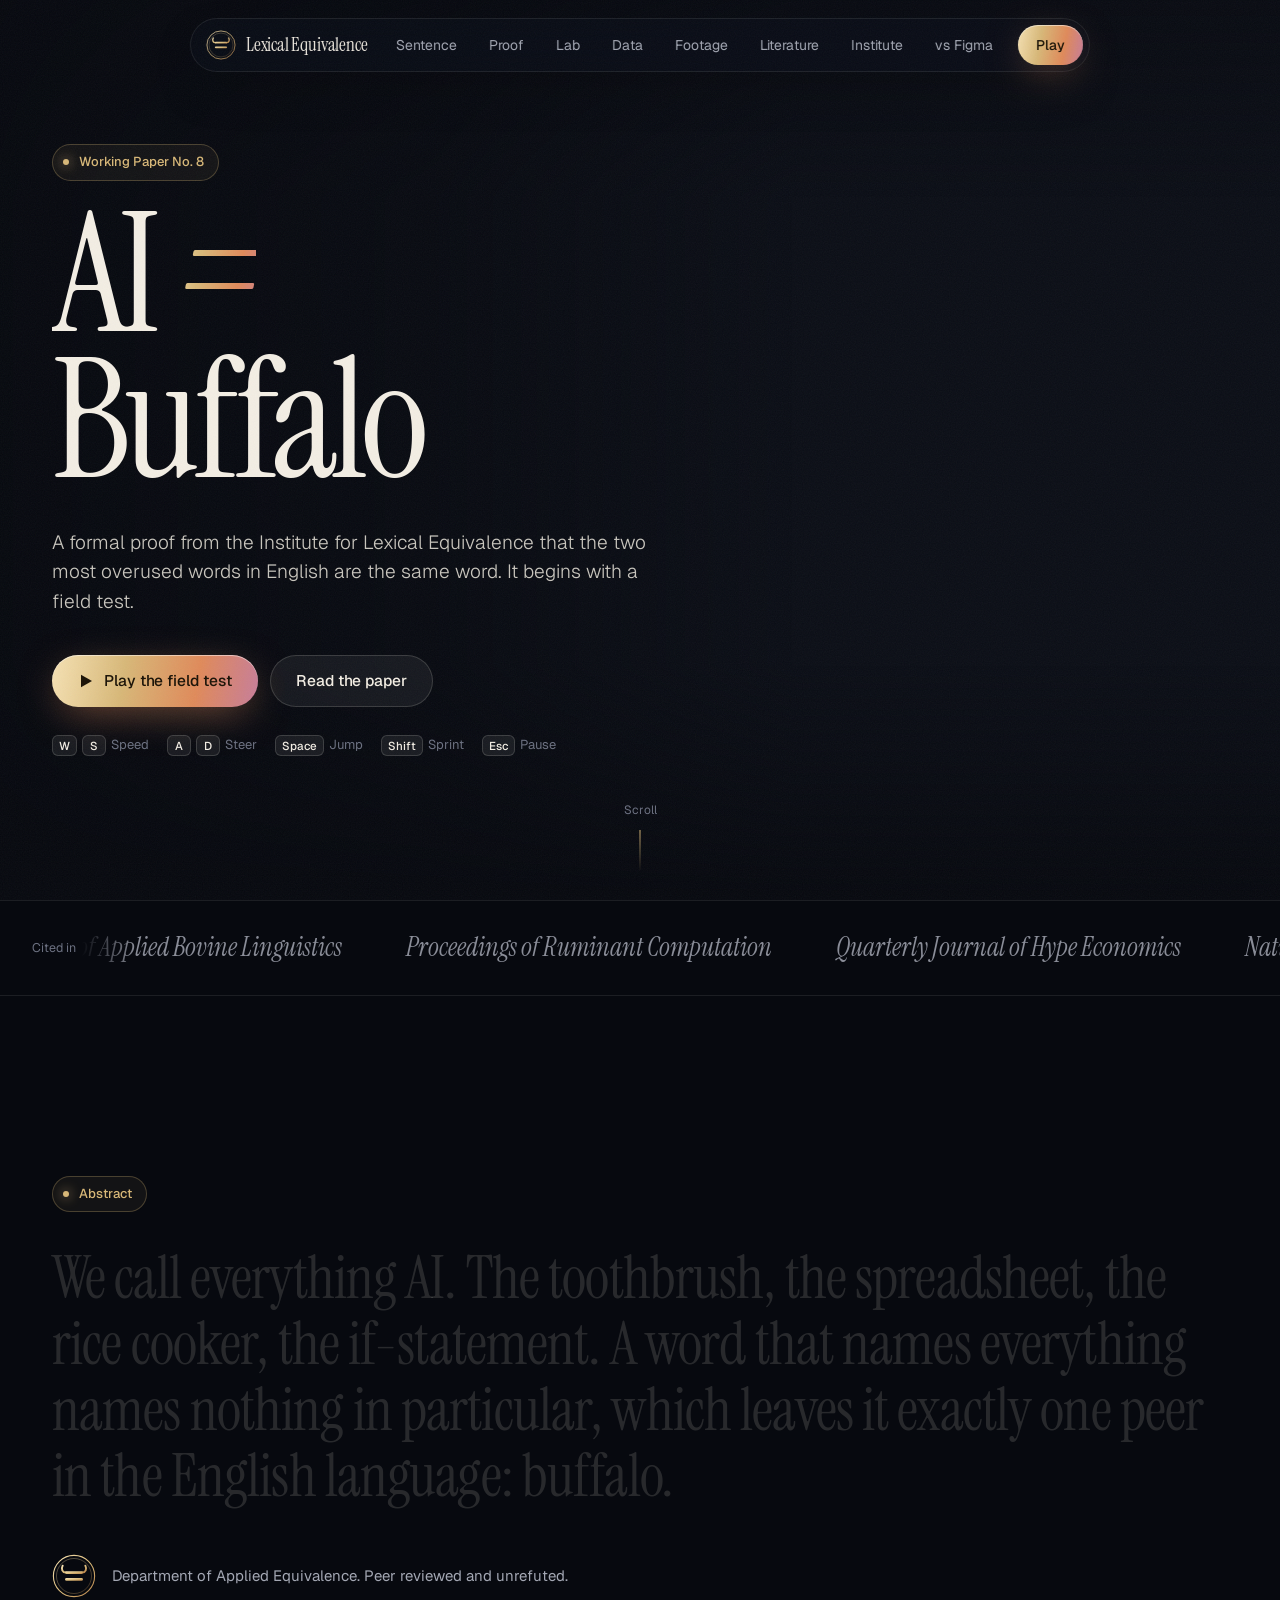
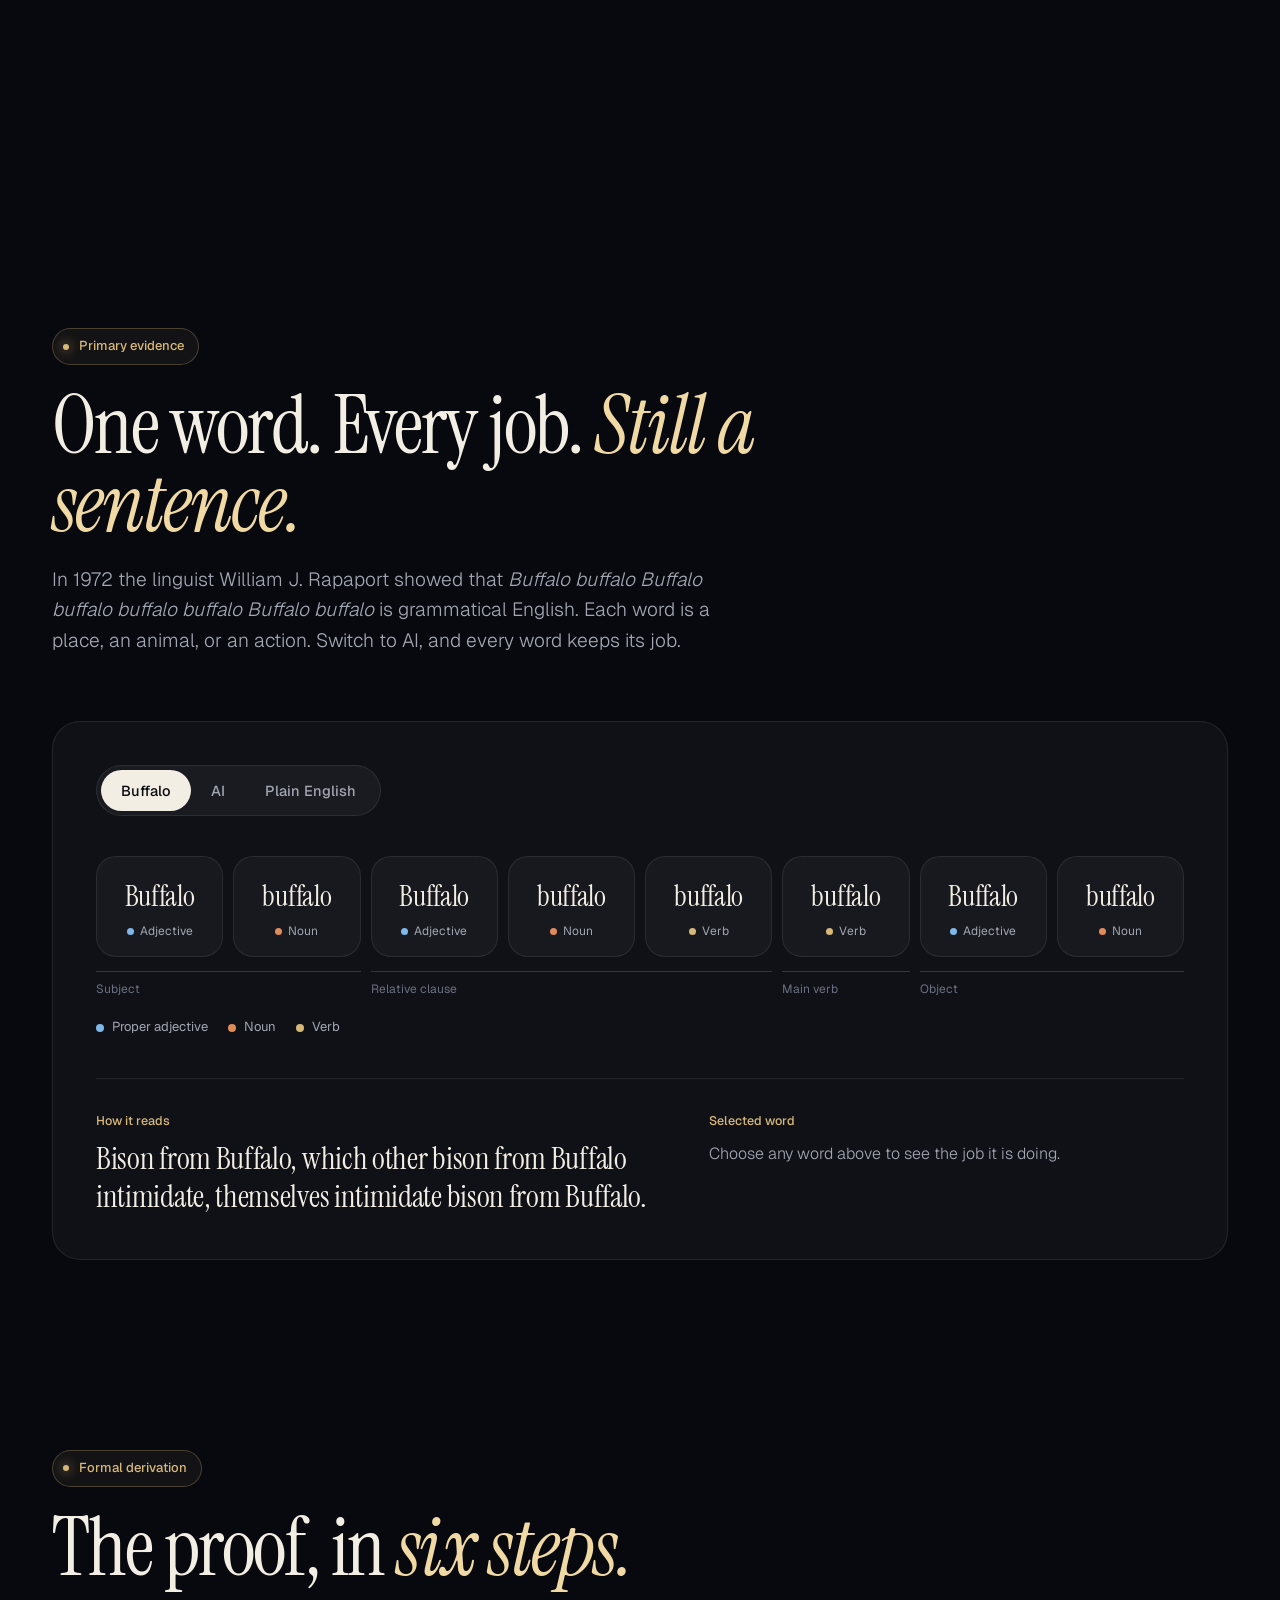
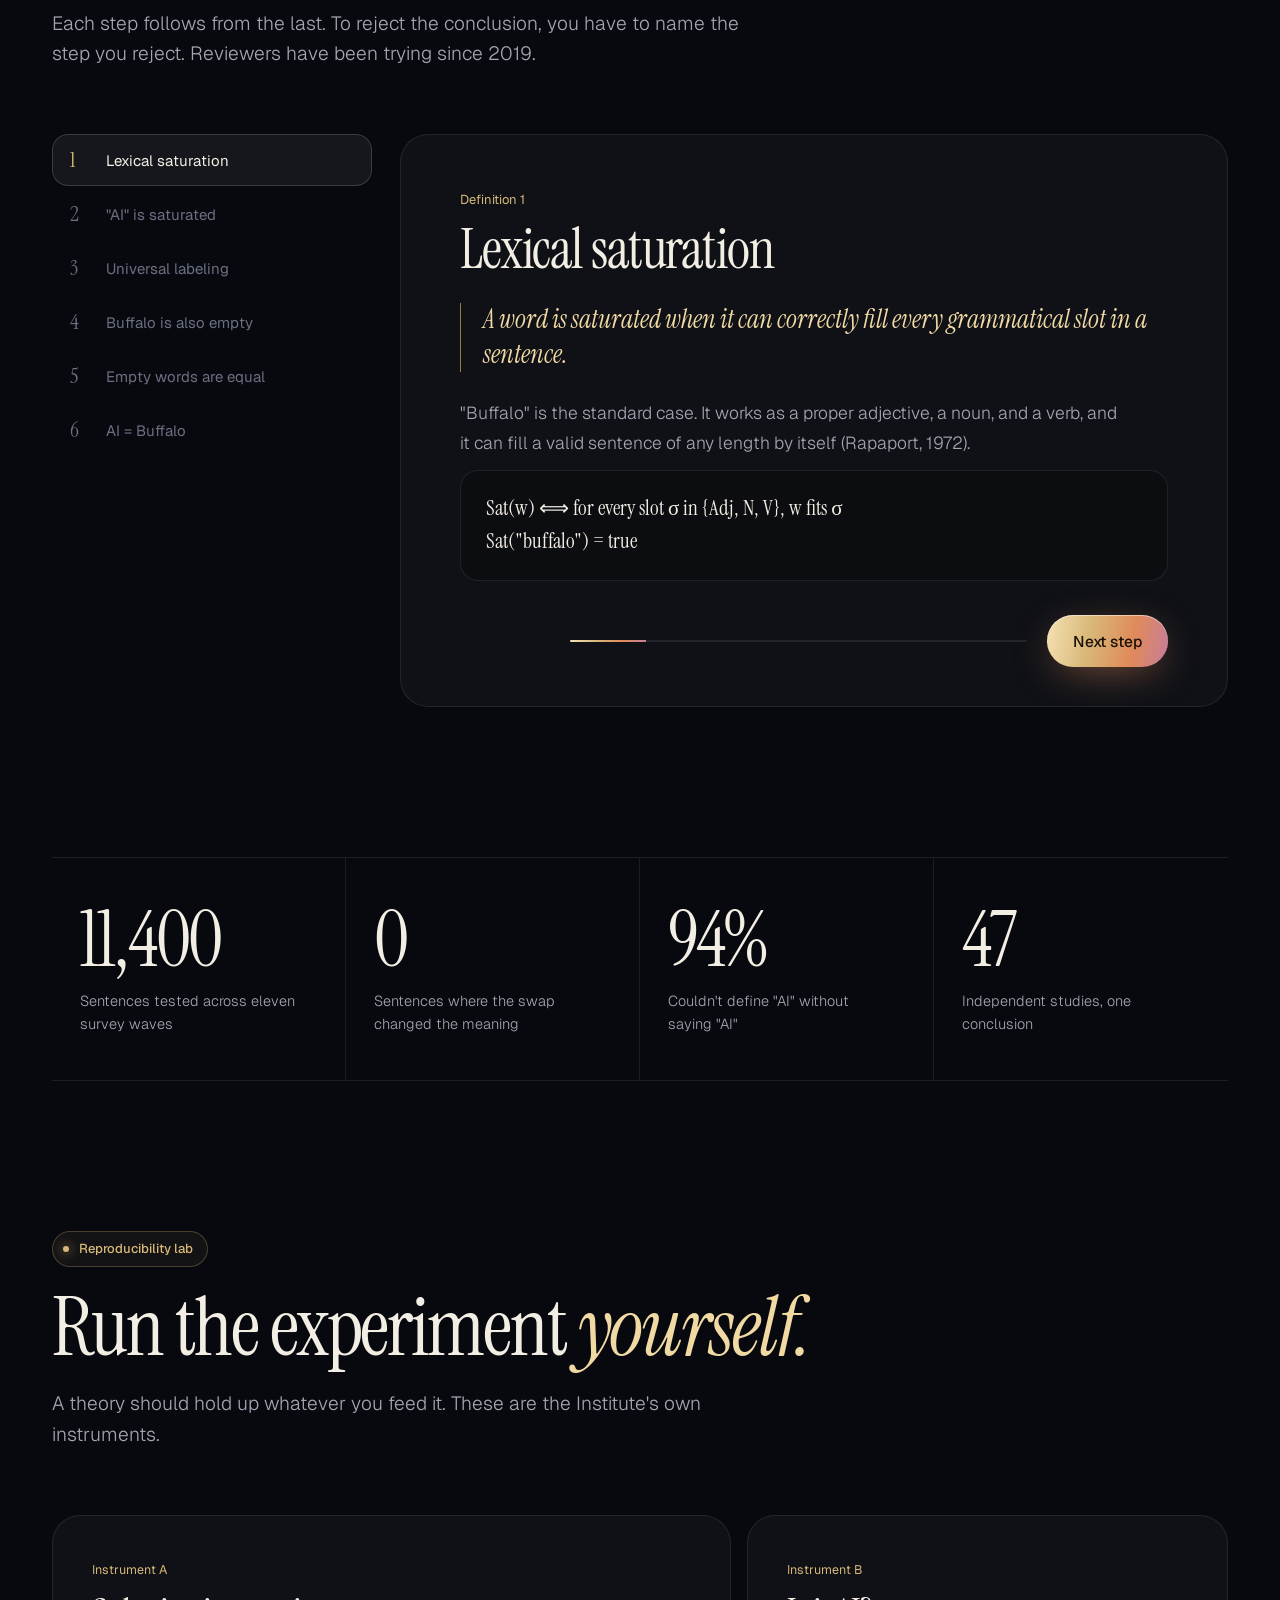
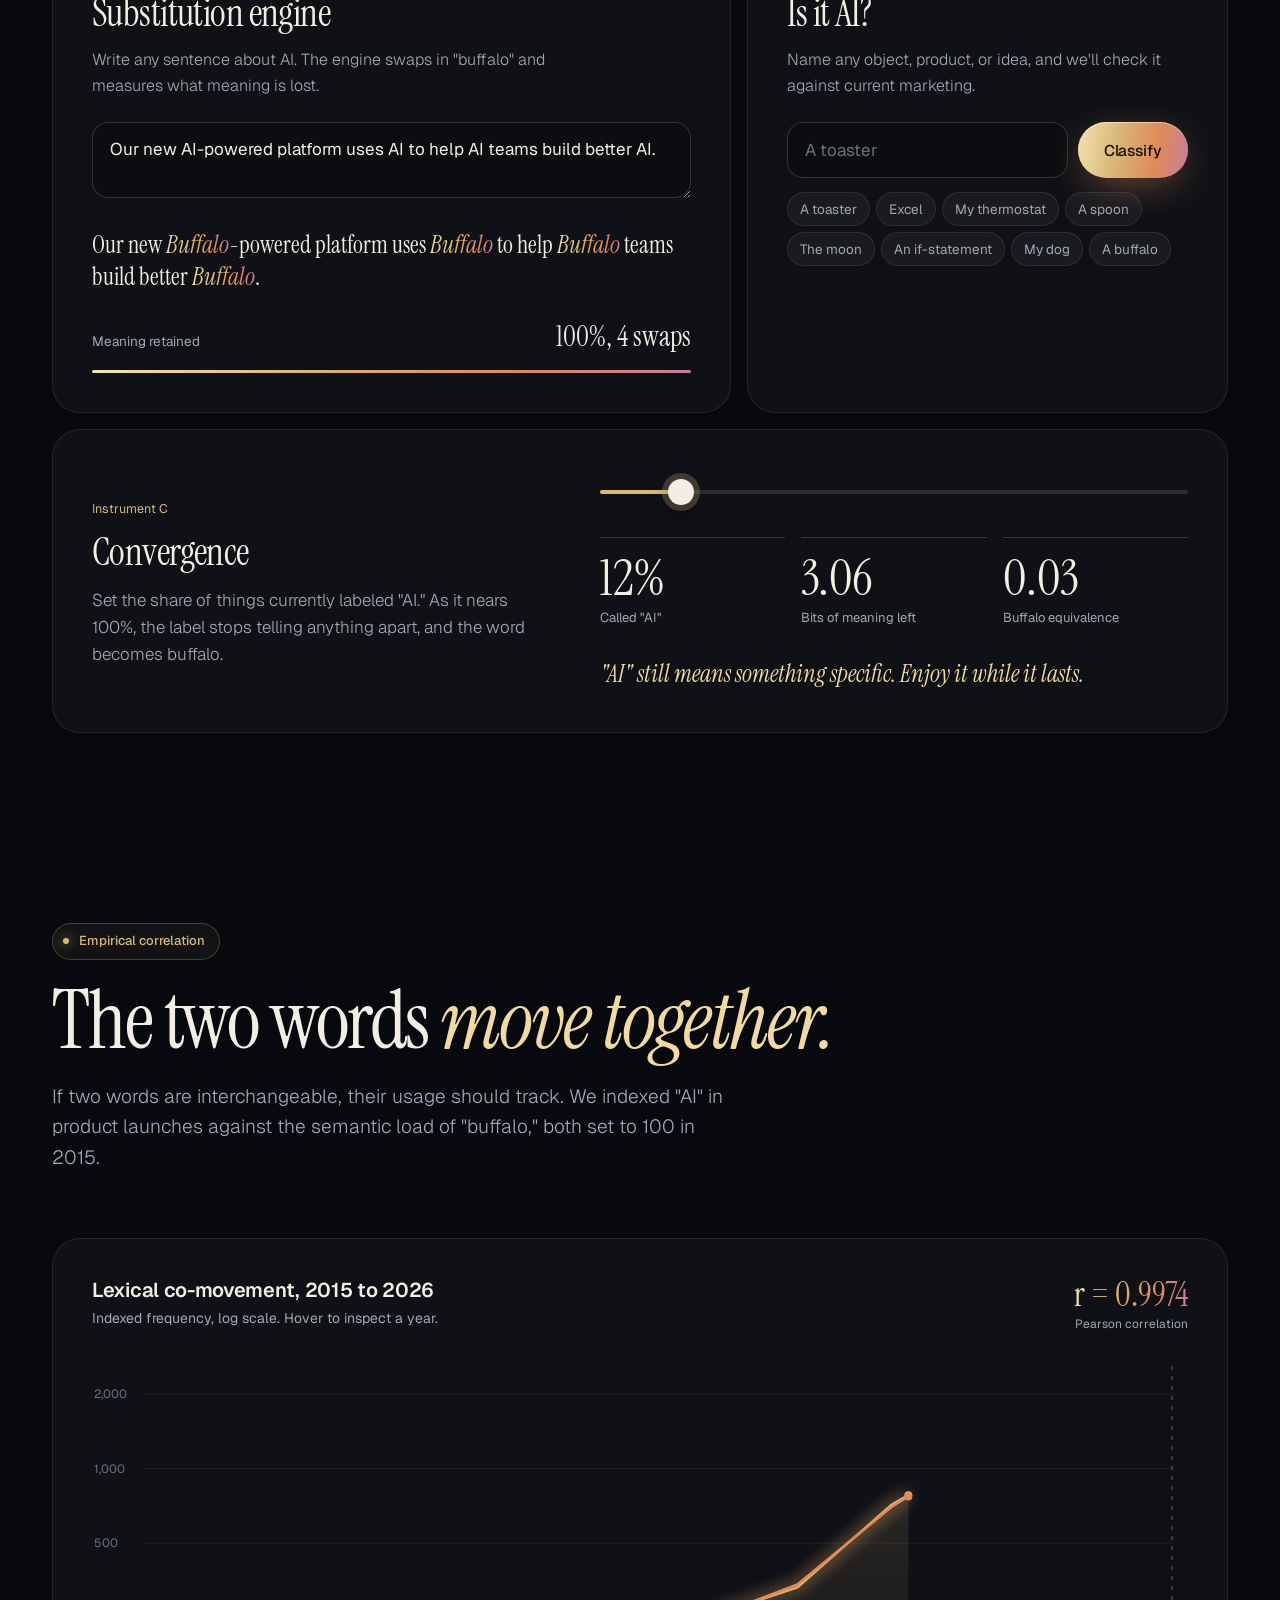
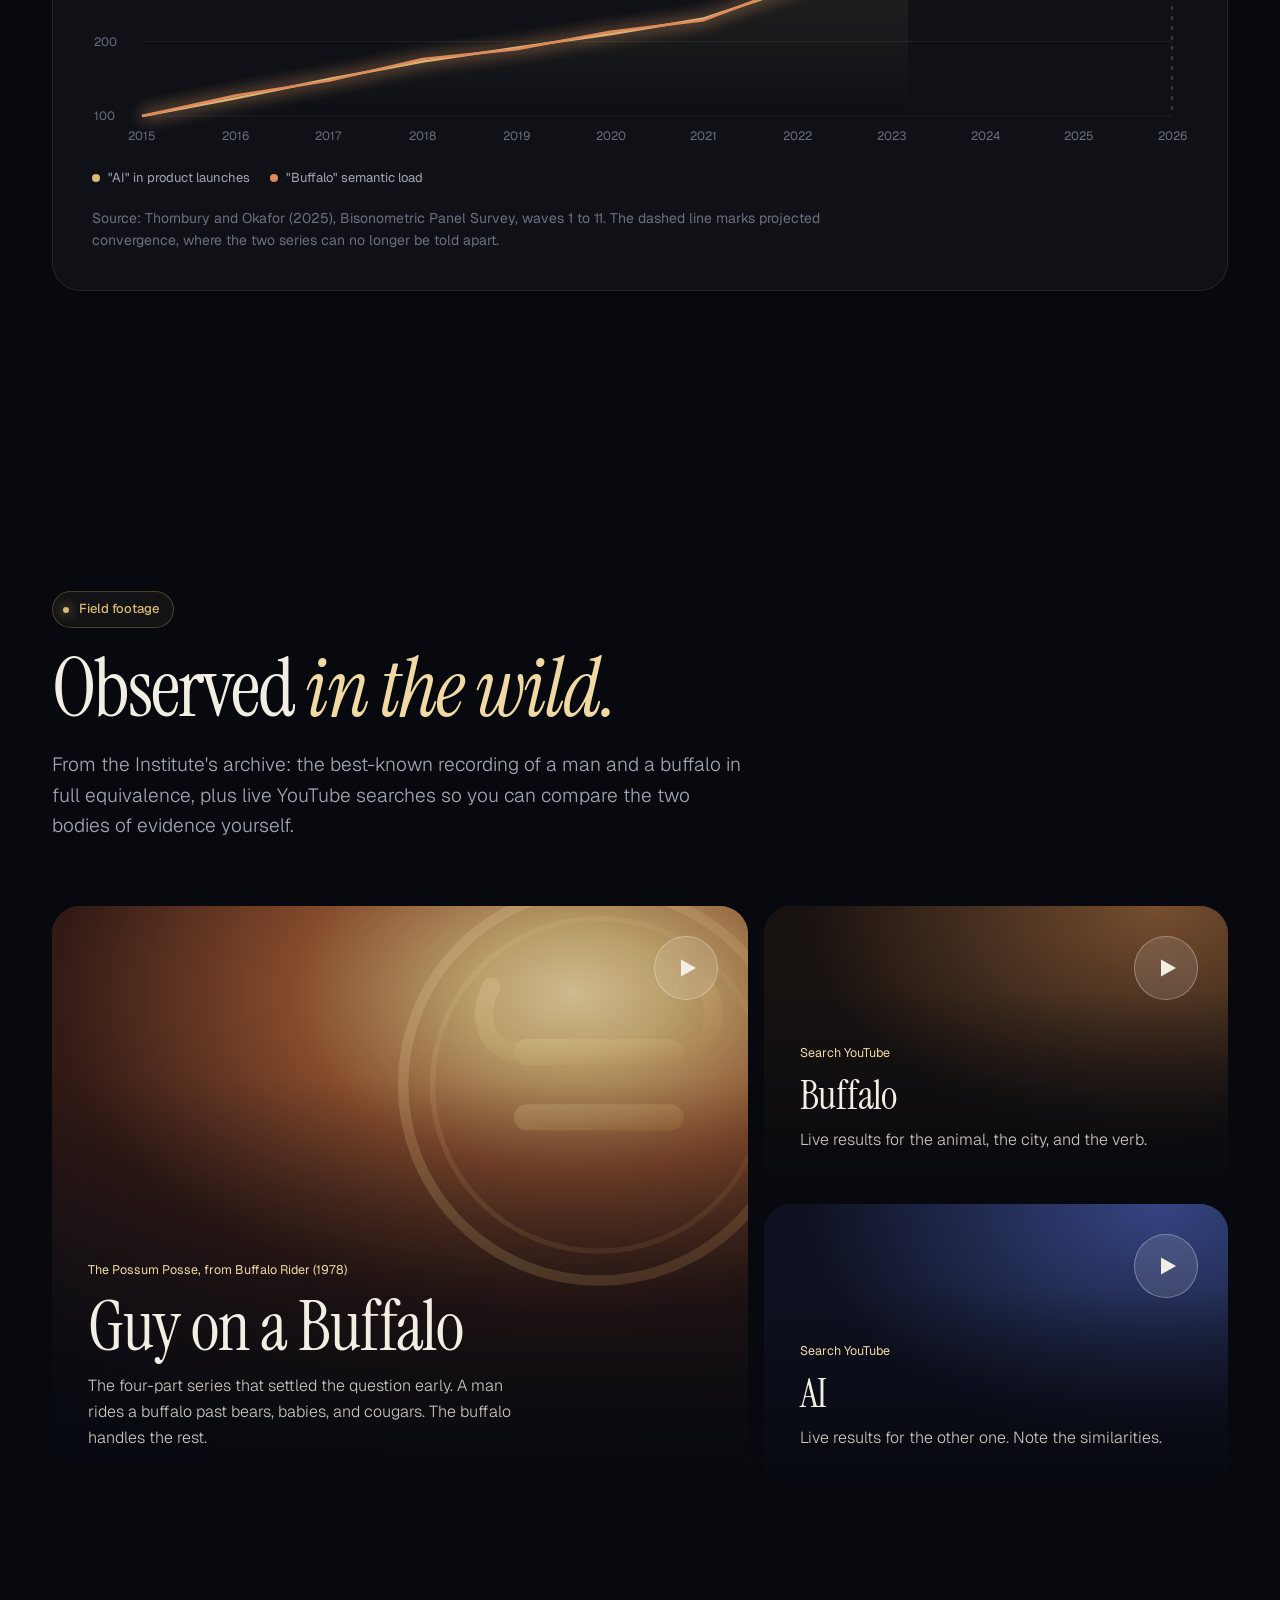
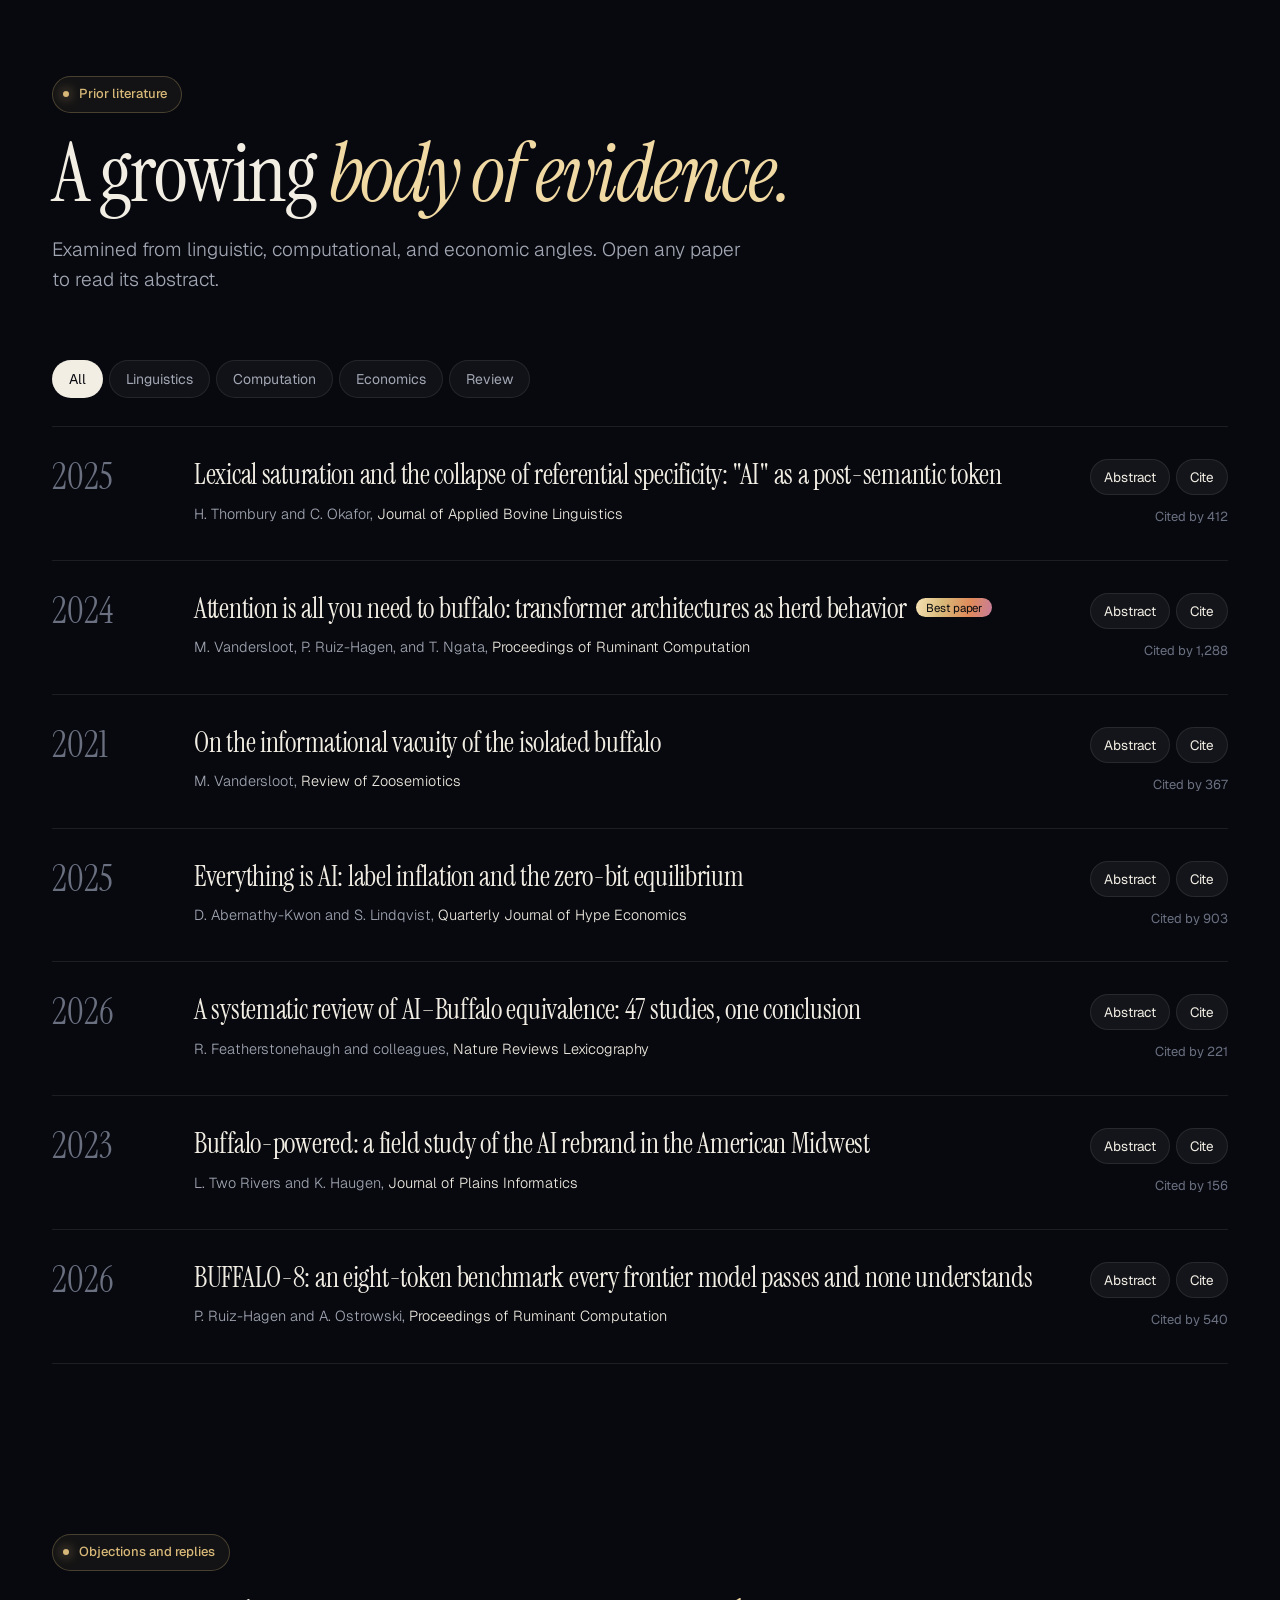
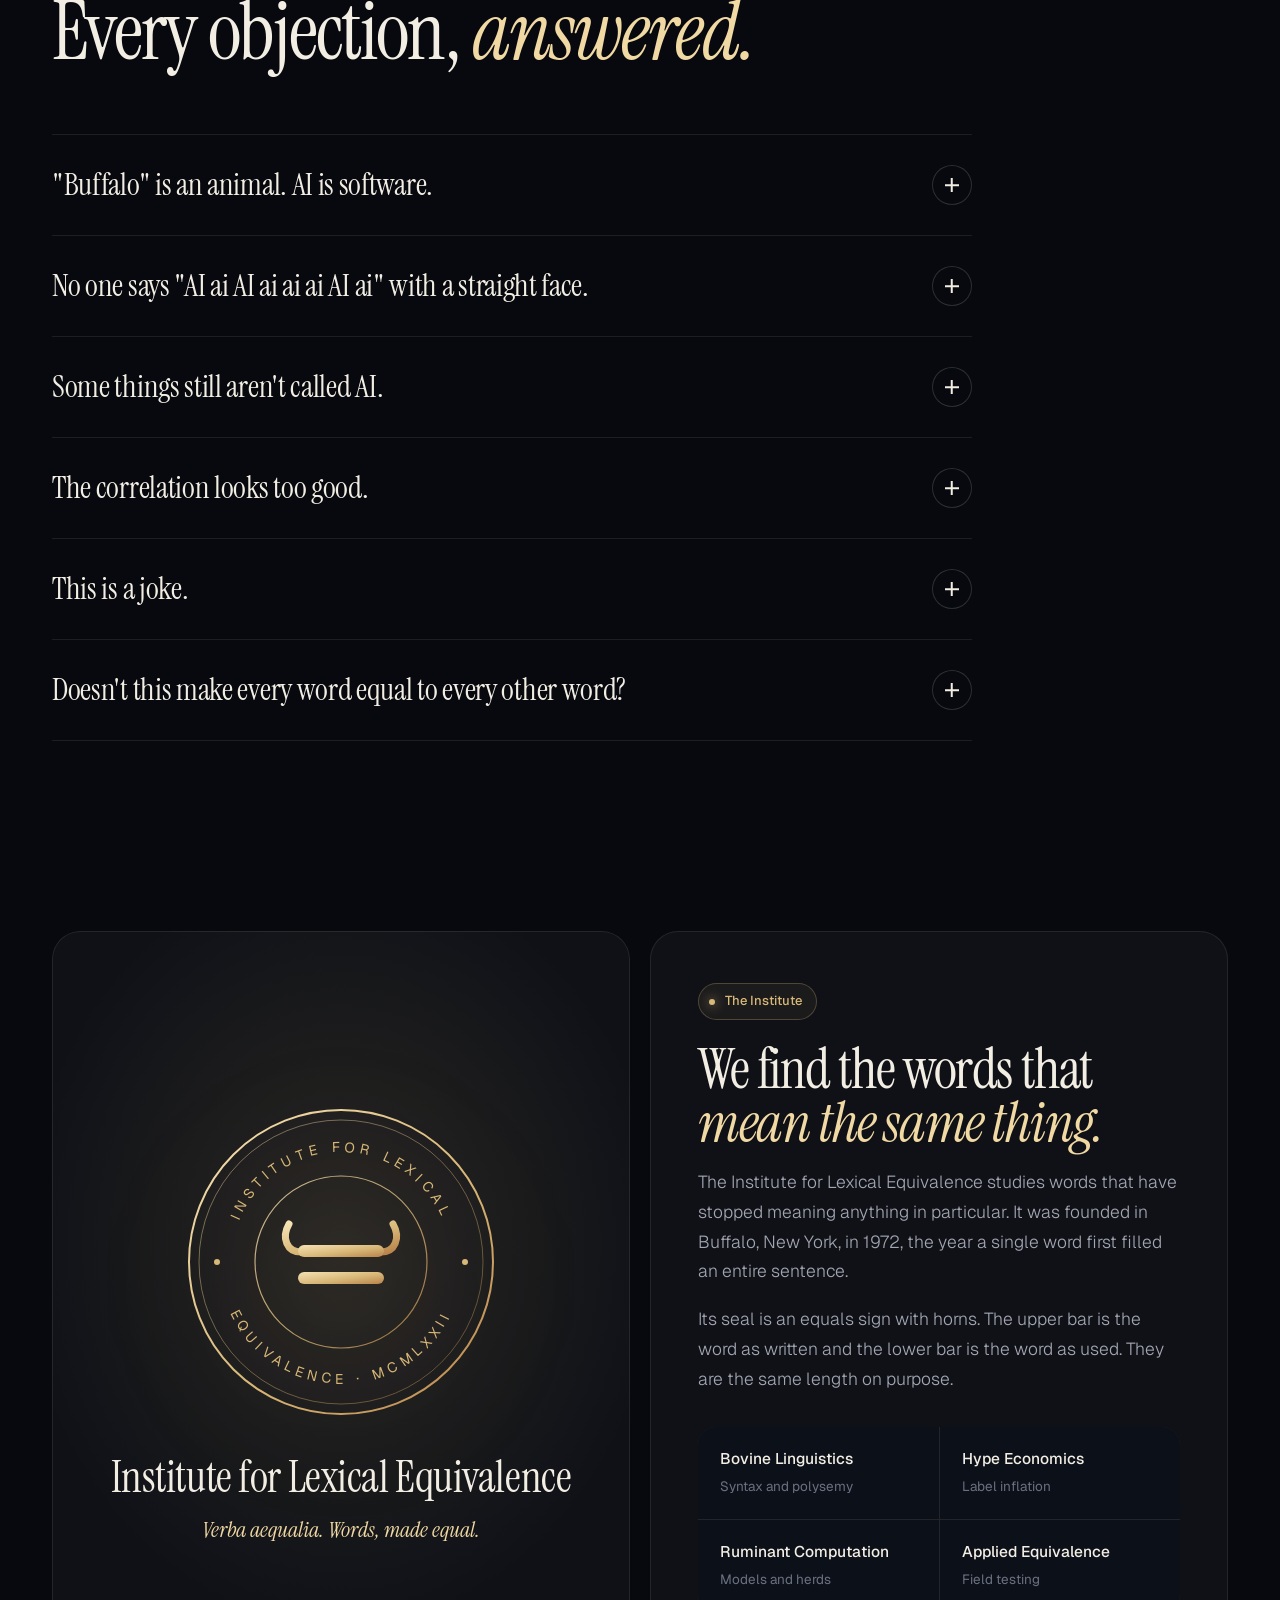
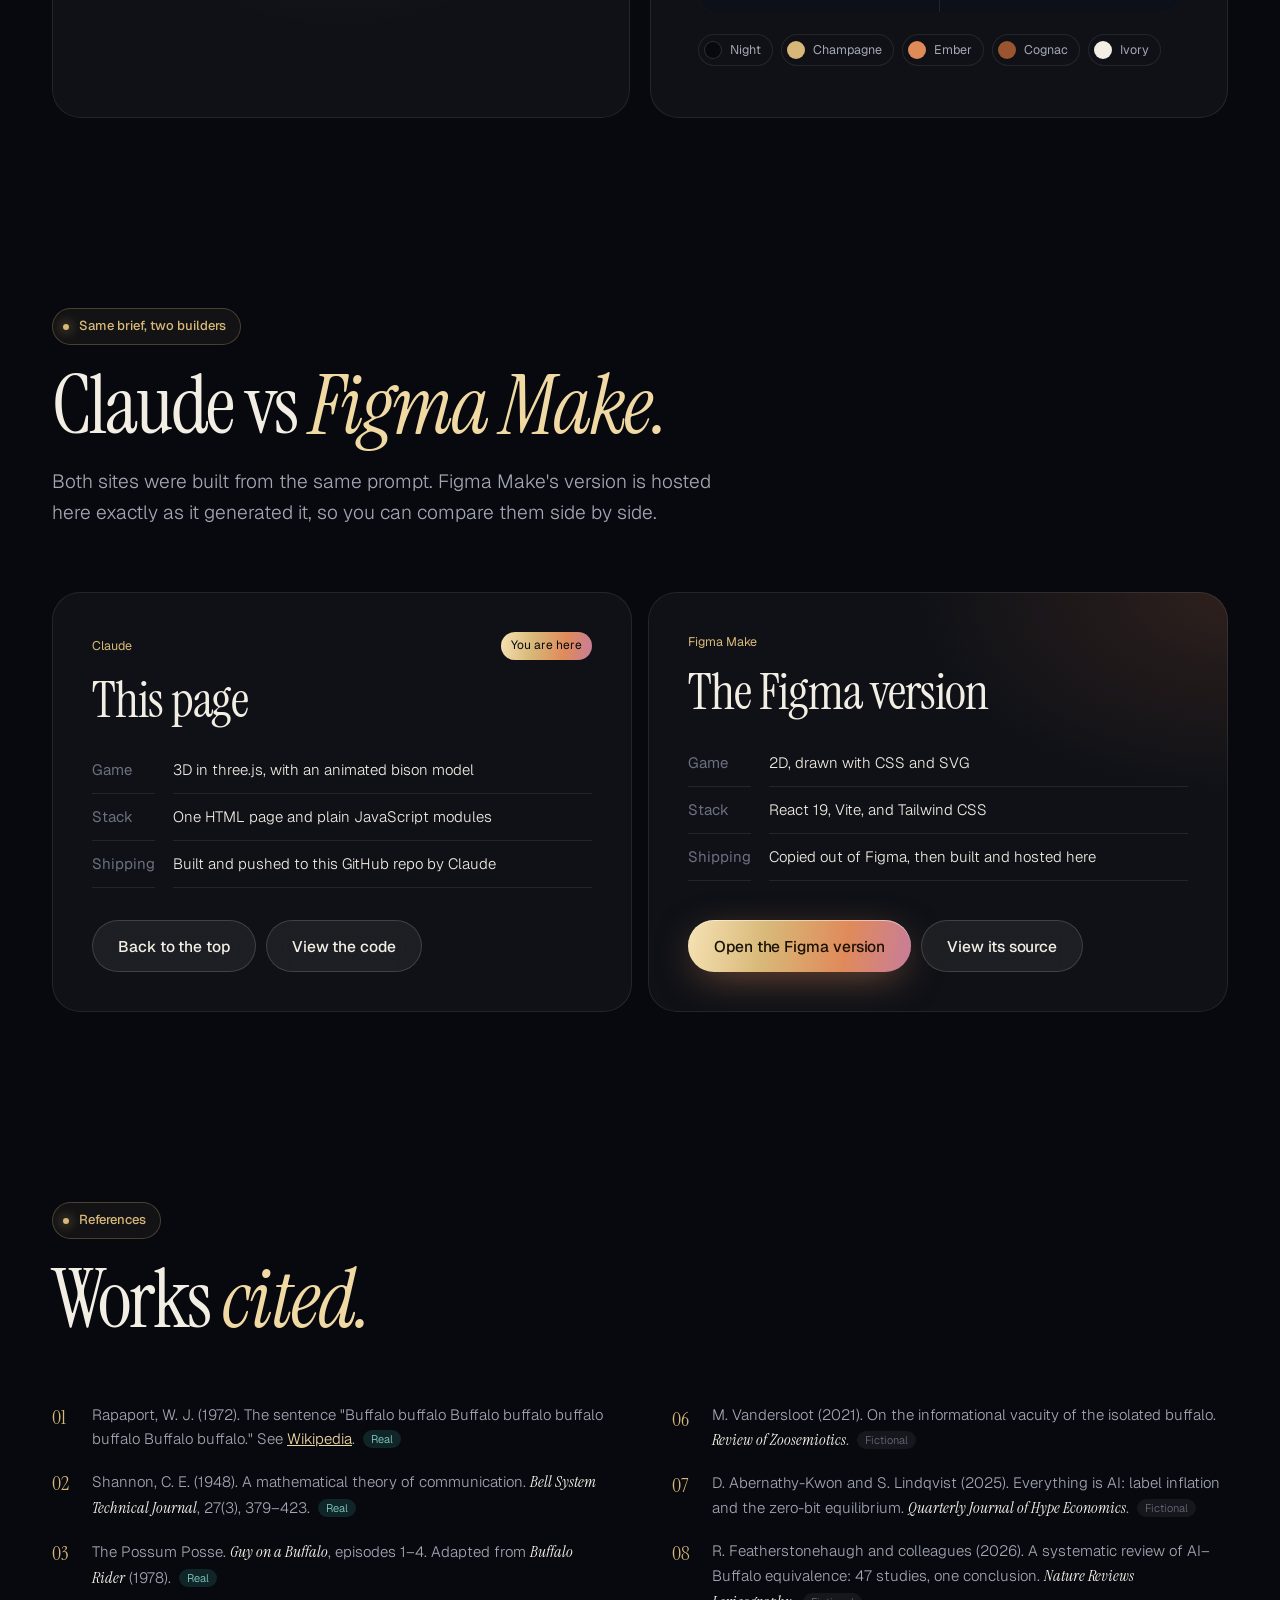
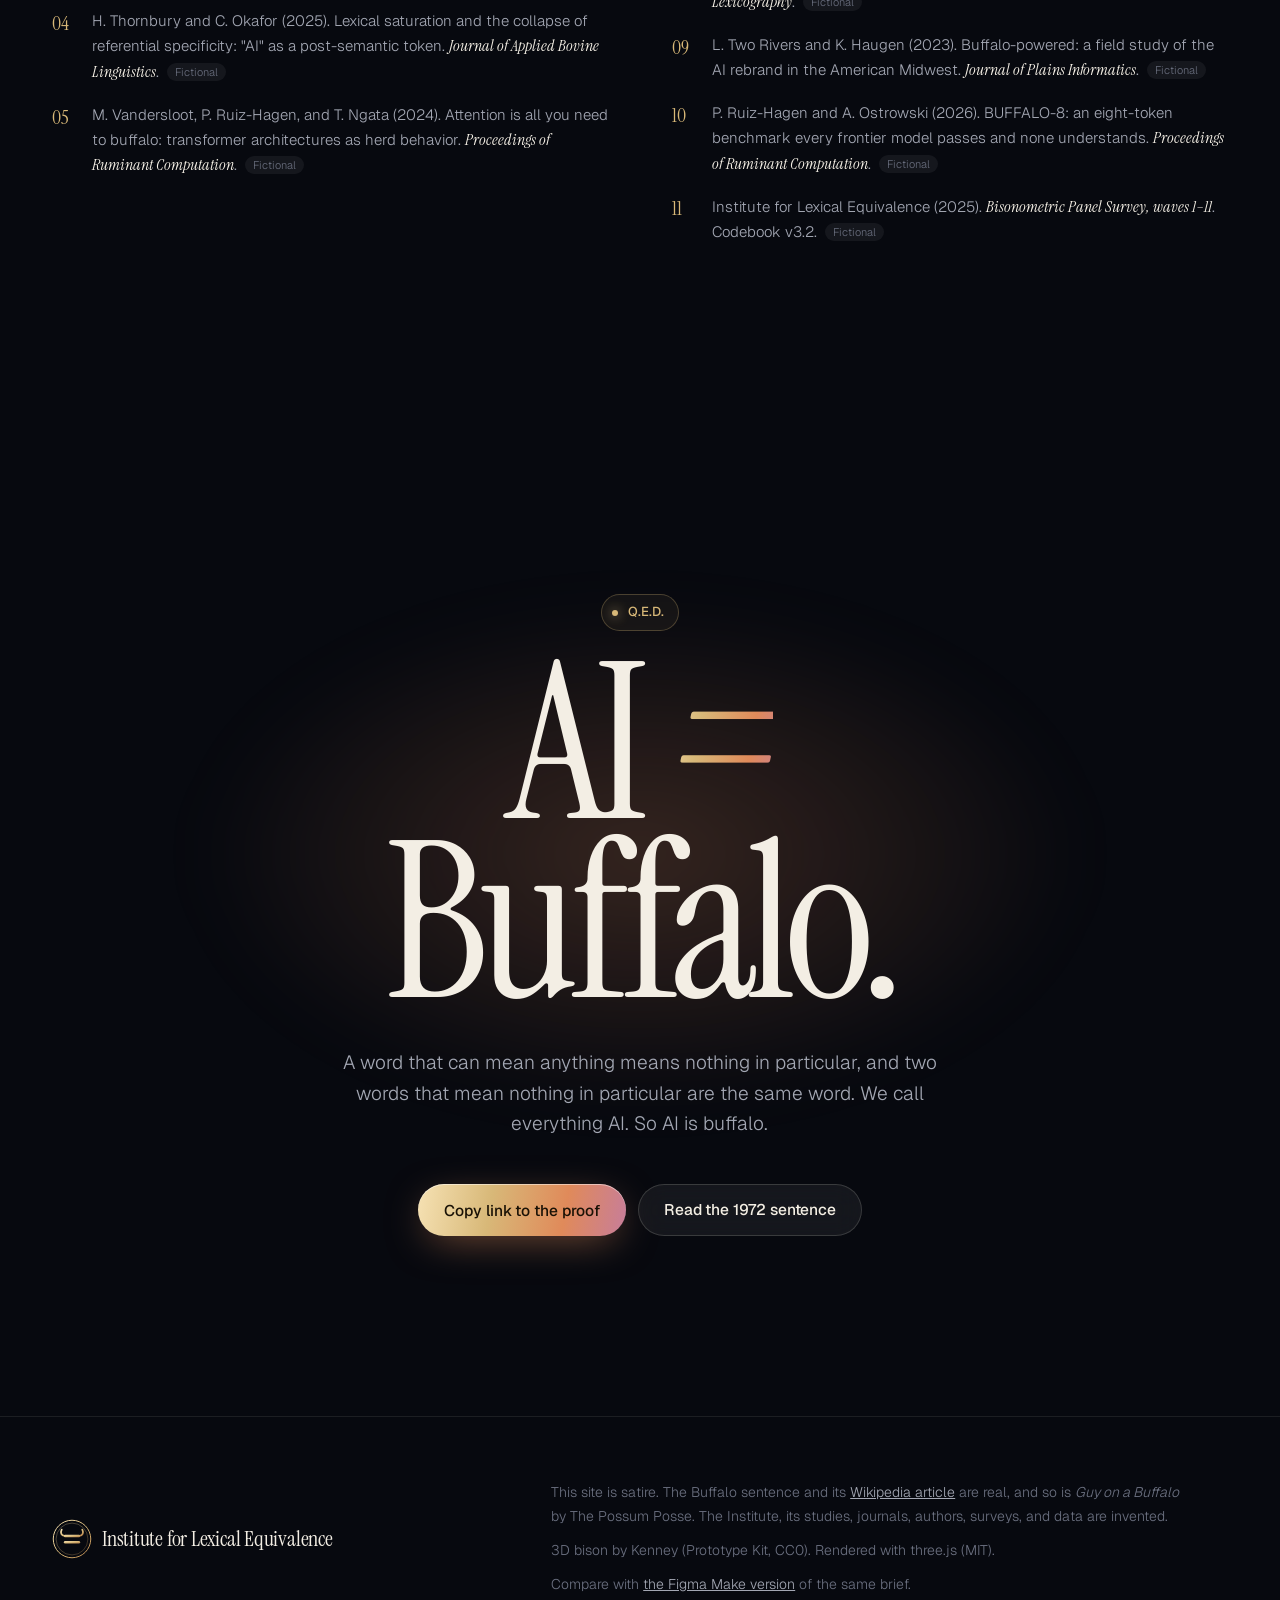
<file: index.html>
<!DOCTYPE html>
<html lang="en">
<head>
<meta charset="UTF-8">
<meta name="viewport" content="width=device-width, initial-scale=1.0">
<title>AI = Buffalo — Institute for Lexical Equivalence</title>
<meta name="description" content="Working Paper No. 8 from the Institute for Lexical Equivalence: a formal, playable demonstration that AI and buffalo are the same word.">
<meta name="theme-color" content="#07090f">
<meta property="og:title" content="AI = Buffalo">
<meta property="og:description" content="Working Paper No. 8 from the Institute for Lexical Equivalence.">
<link rel="icon" href="data:image/svg+xml,%3Csvg xmlns='http://www.w3.org/2000/svg' viewBox='0 0 64 64'%3E%3Crect width='64' height='64' rx='14' fill='%2307090f'/%3E%3Ccircle cx='32' cy='32' r='24' fill='none' stroke='%23d8b878' stroke-width='2'/%3E%3Cpath d='M20 27c-5 0-7-5-4.5-10M44 27c5 0 7-5 4.5-10' stroke='%23d8b878' stroke-width='3' fill='none' stroke-linecap='round'/%3E%3Crect x='19' y='25' width='26' height='4' rx='2' fill='%23d8b878'/%3E%3Crect x='19' y='35' width='26' height='4' rx='2' fill='%23d8b878'/%3E%3C/svg%3E">
<link rel="preconnect" href="https://fonts.googleapis.com">
<link rel="preconnect" href="https://fonts.gstatic.com" crossorigin>
<link href="https://fonts.googleapis.com/css2?family=Instrument+Serif:ital@0;1&family=Geist:wght@300;400;500;600;700&family=Overpass:wght@800&display=swap" rel="stylesheet">
<link rel="modulepreload" href="game.js?v=3">
<link rel="modulepreload" href="vendor/three.module.min.js">
<link rel="modulepreload" href="vendor/jsm/loaders/GLTFLoader.js">
<link rel="modulepreload" href="vendor/jsm/utils/BufferGeometryUtils.js">
<link rel="preload" href="assets/bison.glb" as="fetch" type="model/gltf-binary" crossorigin>
<style>
:root{
  --night:#07090f; --night-2:#0c1019; --night-3:#121827;
  --ivory:#f3eee4; --mist:#a3a7b3; --dim:#6b7080;
  --gold:#d8b878; --gold-2:#f1d9a4; --gold-deep:#9c7a3c;
  --ember:#e08a5a; --cognac:#9a5530; --teal:#3aa79a;
  --line:rgba(243,238,228,.09); --line-2:rgba(243,238,228,.16);
  --glass:rgba(255,255,255,.035);
  --serif:'Instrument Serif',Georgia,serif;
  --sans:'Geist',ui-sans-serif,system-ui,sans-serif;
  --ease:cubic-bezier(.22,1,.36,1);
  --grad:linear-gradient(100deg,#f6e2b4 0%,#d8b878 35%,#e08a5a 70%,#c77d9a 100%);
}
*{box-sizing:border-box;margin:0;padding:0}
html{scroll-behavior:smooth;-webkit-text-size-adjust:100%;background:var(--night)}
body{background:var(--night);color:var(--ivory);font-family:var(--sans);font-size:17px;line-height:1.6;font-weight:400;-webkit-font-smoothing:antialiased;overflow-x:hidden}
::selection{background:var(--gold);color:var(--night)}
a{color:inherit}
:focus-visible{outline:2px solid var(--gold);outline-offset:3px;border-radius:6px}
.wrap{max-width:1240px;margin:0 auto;padding:0 32px}
@media (max-width:600px){.wrap{padding:0 20px}}
.sr{position:absolute;width:1px;height:1px;overflow:hidden;clip:rect(0 0 0 0)}

.aurora{position:fixed;inset:0;pointer-events:none;z-index:0;overflow:hidden}
.aurora i{position:absolute;border-radius:50%;filter:blur(110px);opacity:.22;animation:drift 26s var(--ease) infinite alternate}
.aurora i:nth-child(1){width:52vw;height:52vw;left:-14vw;top:30vh;background:#9c7a3c}
.aurora i:nth-child(2){width:40vw;height:40vw;right:-10vw;top:10vh;background:#7a3b5c;animation-delay:-8s}
.aurora i:nth-child(3){width:36vw;height:36vw;left:30vw;top:60vh;background:#1f5d58;animation-delay:-15s}
@keyframes drift{to{transform:translate(8vw,-10vh) scale(1.15)}}
.grain{position:fixed;inset:0;pointer-events:none;z-index:60;opacity:.05;background-image:url("data:image/svg+xml,%3Csvg xmlns='http://www.w3.org/2000/svg' width='200' height='200'%3E%3Cfilter id='n'%3E%3CfeTurbulence type='fractalNoise' baseFrequency='.85' numOctaves='3' stitchTiles='stitch'/%3E%3C/filter%3E%3Crect width='100%25' height='100%25' filter='url(%23n)'/%3E%3C/svg%3E")}
main,footer{position:relative;z-index:1}

.gtext{background:var(--grad);-webkit-background-clip:text;background-clip:text;color:transparent}
.eyebrow{display:inline-flex;align-items:center;gap:10px;font-size:13px;font-weight:500;color:var(--gold);padding:7px 14px 7px 10px;border:1px solid rgba(216,184,120,.28);border-radius:99px;background:rgba(216,184,120,.06)}
.eyebrow::before{content:"";width:6px;height:6px;border-radius:50%;background:var(--gold);box-shadow:0 0 12px var(--gold)}
h2{font-family:var(--serif);font-weight:400;font-size:clamp(44px,6.4vw,92px);line-height:.95;letter-spacing:-.025em;margin-top:22px}
h2 em{font-style:italic;color:var(--gold-2)}
.lead{font-size:clamp(17px,1.5vw,20px);line-height:1.6;color:var(--mist);margin-top:22px;max-width:36em;font-weight:300}
h3{font-family:var(--sans);font-weight:600;font-size:20px;letter-spacing:-.015em;line-height:1.25}

.rv{opacity:0;transform:translateY(28px);transition:opacity 1.1s var(--ease),transform 1.1s var(--ease);transition-delay:var(--d,0s)}
.rv.in{opacity:1;transform:none}
@media (prefers-reduced-motion:reduce){.rv{opacity:1;transform:none;transition:none}.aurora i{animation:none}html{scroll-behavior:auto}}

.btn{--h:52px;display:inline-flex;align-items:center;justify-content:center;gap:10px;height:var(--h);padding:0 26px;border-radius:99px;font:500 15.5px var(--sans);letter-spacing:-.005em;text-decoration:none;cursor:pointer;border:0;transition:transform .35s var(--ease),box-shadow .35s var(--ease),background .35s;white-space:nowrap}
.btn-gold{background:var(--grad);color:#1a1206;box-shadow:0 10px 40px -10px rgba(224,138,90,.6),inset 0 1px 0 rgba(255,255,255,.5)}
.btn-gold:hover{transform:translateY(-2px);box-shadow:0 18px 50px -12px rgba(224,138,90,.75),inset 0 1px 0 rgba(255,255,255,.5)}
.btn-gold:disabled{opacity:.5;cursor:progress;transform:none}
.btn-glass{background:rgba(255,255,255,.06);color:var(--ivory);box-shadow:inset 0 0 0 1px var(--line-2);backdrop-filter:blur(14px)}
.btn-glass:hover{background:rgba(255,255,255,.11)}
.btn svg{width:16px;height:16px}

.nav{position:fixed;top:18px;left:50%;transform:translateX(-50%);z-index:50;display:flex;align-items:center;gap:6px;padding:7px 7px 7px 16px;border-radius:99px;background:rgba(12,16,25,.55);backdrop-filter:blur(20px) saturate(1.5);box-shadow:inset 0 0 0 1px var(--line),0 20px 50px -20px rgba(0,0,0,.6);transition:opacity .5s var(--ease),transform .5s var(--ease);width:max-content;max-width:calc(100% - 24px)}
.nav.hide{opacity:0;transform:translate(-50%,-20px);pointer-events:none}
.crest{display:flex;align-items:center;gap:10px;text-decoration:none;margin-right:10px}
.crest svg{width:30px;height:30px}
.crest span{font-family:var(--serif);font-size:19px;letter-spacing:-.01em;white-space:nowrap}
.nav a.l{font-size:14px;color:var(--mist);text-decoration:none;padding:9px 13px;border-radius:99px;transition:color .3s,background .3s}
.nav a.l:hover{color:var(--ivory);background:rgba(255,255,255,.05)}
.nav a.l.on{color:var(--ivory);background:rgba(255,255,255,.07)}
.nav .btn{--h:40px;padding:0 18px;font-size:14px;margin-left:6px}
@media (max-width:1060px){.nav a.l{display:none}}
@media (max-width:480px){.crest span{display:none}}

#game{position:relative;height:100svh;min-height:640px;overflow:hidden;background:#0b0e16;user-select:none;-webkit-user-select:none;z-index:2}
#gameCanvas{position:absolute;inset:0;width:100%;height:100%;display:block;outline:none}
.shade{position:absolute;inset:0;pointer-events:none;background:
  linear-gradient(90deg,rgba(7,9,15,.92) 0%,rgba(7,9,15,.6) 34%,rgba(7,9,15,0) 62%),
  linear-gradient(0deg,rgba(7,9,15,1) 0%,rgba(7,9,15,0) 26%),
  linear-gradient(180deg,rgba(7,9,15,.55) 0%,rgba(7,9,15,0) 22%);transition:opacity 1s var(--ease)}
#game.started .shade{opacity:0}
.hero-ui{position:absolute;inset:0;display:flex;flex-direction:column;justify-content:center;padding:110px 0 110px;transition:opacity .8s var(--ease),transform .8s var(--ease)}
#game.started .hero-ui{opacity:0;transform:scale(.98);pointer-events:none}
.hero-ui .wrap{width:100%}
.hero-copy{max-width:640px}
.hero h1{font-family:var(--serif);font-weight:400;font-size:clamp(84px,13vw,196px);line-height:.82;letter-spacing:-.04em;margin:26px 0 0}
.hero h1 .ln{display:block;overflow:hidden;padding-bottom:.06em}
.hero h1 .ln>span{display:inline-block;transform:translateY(105%);animation:rise 1.4s var(--ease) forwards;animation-delay:var(--d)}
@keyframes rise{to{transform:none}}
.hero h1 i{font-style:italic}
.hero .sub{font-size:clamp(17px,1.5vw,20px);color:#c9c6be;font-weight:300;max-width:31em;margin-top:28px;line-height:1.55}
.hero .ctas{display:flex;gap:12px;flex-wrap:wrap;margin-top:38px}
.fade-up{opacity:0;transform:translateY(16px);animation:fu 1.2s var(--ease) forwards;animation-delay:var(--d)}
@keyframes fu{to{opacity:1;transform:none}}
@media (prefers-reduced-motion:reduce){.hero h1 .ln>span,.fade-up{animation:none;transform:none;opacity:1}}
.keys{display:flex;gap:18px;flex-wrap:wrap;margin-top:28px;font-size:13px;color:var(--dim)}
.keys span{display:inline-flex;gap:5px;align-items:center}
kbd{font:500 11.5px var(--sans);color:var(--ivory);background:rgba(255,255,255,.07);box-shadow:inset 0 0 0 1px var(--line-2);border-radius:6px;padding:3px 7px;min-width:24px;text-align:center}
.loading{font-size:13px;color:var(--dim);margin-top:14px;display:flex;align-items:center;gap:10px}
.loading::before{content:"";width:12px;height:12px;border-radius:50%;border:2px solid var(--line-2);border-top-color:var(--gold);animation:spin 1s linear infinite}
.loading[hidden]{display:none}
.loading.err{color:var(--ember)}
.loading.err::before{display:none}
@keyframes spin{to{transform:rotate(360deg)}}
.scrollcue{position:absolute;left:50%;bottom:28px;transform:translateX(-50%);font-size:12px;color:var(--dim);display:flex;flex-direction:column;align-items:center;gap:10px}
.scrollcue i{width:1px;height:42px;background:linear-gradient(var(--gold),transparent);animation:cue 2.2s var(--ease) infinite}
@keyframes cue{0%{transform:scaleY(0);transform-origin:top}50%{transform:scaleY(1);transform-origin:top}51%{transform-origin:bottom}100%{transform:scaleY(0);transform-origin:bottom}}
@media (max-height:760px){.scrollcue{display:none}}

.hud{position:absolute;left:0;right:0;top:0;display:flex;justify-content:space-between;align-items:flex-start;gap:12px;padding:22px 24px;pointer-events:none}
.hud[hidden]{display:none}
.pill{background:rgba(10,13,20,.55);backdrop-filter:blur(16px);box-shadow:inset 0 0 0 1px var(--line-2);border-radius:16px;padding:12px 18px}
.pill small{display:block;font-size:11.5px;color:var(--mist);font-weight:500}
.pill b{display:block;font-family:var(--serif);font-weight:400;font-size:34px;line-height:1;letter-spacing:-.01em;font-variant-numeric:tabular-nums;margin-top:2px}
.pill b.g{background:var(--grad);-webkit-background-clip:text;background-clip:text;color:transparent}
.hud-l{display:flex;gap:10px}
.hud-r{width:min(320px,44vw);display:flex;flex-direction:column;gap:8px}
.meter{height:5px;background:rgba(255,255,255,.1);border-radius:6px;overflow:hidden;margin:7px 0 10px}
.meter:last-child{margin-bottom:2px}
.meter i{display:block;height:100%;width:0;background:var(--grad);border-radius:6px;box-shadow:0 0 12px rgba(216,184,120,.6)}
.meter.hype i{background:var(--ivory)}
.hud-btns{display:flex;gap:6px;justify-content:flex-end;pointer-events:auto}
.mini{font:500 12.5px var(--sans);color:var(--ivory);background:rgba(10,13,20,.55);backdrop-filter:blur(12px);box-shadow:inset 0 0 0 1px var(--line-2);border:0;border-radius:99px;padding:8px 14px;cursor:pointer}
.mini:hover{background:rgba(255,255,255,.12)}
.cap{position:absolute;left:50%;bottom:44px;transform:translate(-50%,14px);max-width:min(780px,90%);background:rgba(10,13,20,.62);backdrop-filter:blur(16px);box-shadow:inset 0 0 0 1px var(--line-2);color:var(--ivory);border-radius:18px;padding:16px 24px;font-family:var(--serif);font-size:24px;line-height:1.3;text-align:center;opacity:0;transition:opacity .45s var(--ease),transform .45s var(--ease);pointer-events:none}
.cap.show{opacity:1;transform:translate(-50%,0)}
@media (max-width:600px){.cap{font-size:19px}}
.g-layer{position:absolute;inset:0;display:flex;align-items:center;justify-content:center;padding:24px;background:rgba(7,9,15,.35);backdrop-filter:blur(3px)}
.g-layer[hidden]{display:none}
.modal{background:rgba(12,16,25,.78);backdrop-filter:blur(24px) saturate(1.4);box-shadow:inset 0 0 0 1px var(--line-2),0 40px 120px -30px rgba(0,0,0,.8);border-radius:28px;padding:44px;max-width:760px;width:100%;animation:pop .6s var(--ease)}
@keyframes pop{from{opacity:0;transform:translateY(20px) scale(.97)}}
.modal h2{margin-top:14px;font-size:clamp(44px,6vw,72px)}
.modal p{color:#c9c6be;font-weight:300;font-size:18px;margin-top:14px}
.stats{display:grid;grid-template-columns:repeat(4,1fr);gap:1px;background:var(--line);border-radius:16px;overflow:hidden;margin:28px 0}
.stats div{background:rgba(12,16,25,.9);padding:16px}
.stats b{display:block;font-family:var(--serif);font-weight:400;font-size:32px;line-height:1;font-variant-numeric:tabular-nums}
.stats span{display:block;font-size:12px;color:var(--mist);margin-top:6px;line-height:1.3}
@media (max-width:600px){.stats{grid-template-columns:repeat(2,1fr)}.modal{padding:28px 22px}}
.modal .row{display:flex;gap:10px;flex-wrap:wrap;align-items:center}
.modal a.tl{font-size:14px;color:var(--mist)}
.modal a.tl:hover{color:var(--ivory)}
.touch{position:absolute;bottom:20px;left:0;right:0;display:none;justify-content:space-between;padding:0 18px;pointer-events:none}
.touch>div{display:flex;gap:10px}
.touch button{pointer-events:auto;width:64px;height:64px;border-radius:50%;border:0;background:rgba(12,16,25,.6);backdrop-filter:blur(12px);box-shadow:inset 0 0 0 1px var(--line-2);color:var(--ivory);font:600 22px var(--sans);touch-action:none}
.touch button.down{background:var(--gold);color:var(--night)}
@media (pointer:coarse){#game.playing .touch{display:flex}#game.playing .cap{bottom:110px}}

.marquee{border-top:1px solid var(--line);border-bottom:1px solid var(--line);padding:26px 0;overflow:hidden;position:relative;z-index:1;background:var(--night)}
.marquee .label{position:absolute;left:0;top:0;bottom:0;display:flex;align-items:center;padding:0 60px 0 32px;background:linear-gradient(90deg,var(--night) 60%,transparent);z-index:2;font-size:12.5px;color:var(--dim)}
.track{display:flex;gap:64px;width:max-content;animation:mq 60s linear infinite}
.track span{font-family:var(--serif);font-size:26px;color:#8a8d98;white-space:nowrap;font-style:italic}
@keyframes mq{to{transform:translateX(-50%)}}
@media (prefers-reduced-motion:reduce){.track{animation:none}}

section{padding:150px 0;position:relative}
@media (max-width:700px){section{padding:100px 0}}
.head{max-width:860px;margin-bottom:64px}

.manifesto{padding:180px 0}
.manifesto p{font-family:var(--serif);font-size:clamp(34px,4.6vw,66px);line-height:1.12;letter-spacing:-.015em;max-width:20em}
.manifesto p span{color:rgba(243,238,228,.14);transition:color .4s}
.manifesto p span.lit{color:var(--ivory)}
.manifesto p span.gold.lit{color:var(--gold-2);font-style:italic}
.manifesto .by{margin-top:44px;display:flex;align-items:center;gap:16px;color:var(--mist);font-size:15px}
.manifesto .by svg{width:44px;height:44px}

.card{position:relative;background:var(--glass);border-radius:28px;box-shadow:inset 0 0 0 1px var(--line);overflow:hidden;isolation:isolate}
.card::before{content:"";position:absolute;inset:0;z-index:-1;background:radial-gradient(520px circle at var(--mx,50%) var(--my,0%),rgba(216,184,120,.12),transparent 45%);opacity:0;transition:opacity .5s;pointer-events:none}
.card:hover::before{opacity:1}
.card::after{content:"";position:absolute;inset:0;border-radius:inherit;padding:1px;background:radial-gradient(400px circle at var(--mx,50%) var(--my,0%),rgba(241,217,164,.55),transparent 40%);-webkit-mask:linear-gradient(#000 0 0) content-box,linear-gradient(#000 0 0);-webkit-mask-composite:xor;mask-composite:exclude;opacity:0;transition:opacity .5s;pointer-events:none}
.card:hover::after{opacity:1}

.sentence{padding:44px}
@media (max-width:600px){.sentence{padding:24px}}
.seg{position:relative;display:inline-flex;padding:5px;border-radius:99px;background:rgba(255,255,255,.04);box-shadow:inset 0 0 0 1px var(--line)}
.seg .ind{position:absolute;top:5px;bottom:5px;border-radius:99px;background:var(--ivory);transition:left .5s var(--ease),width .5s var(--ease)}
.seg button{position:relative;z-index:1;font:500 14.5px var(--sans);color:var(--mist);background:none;border:0;padding:11px 20px;border-radius:99px;cursor:pointer;transition:color .4s}
.seg button[aria-pressed=true]{color:var(--night)}
.words{display:grid;grid-template-columns:repeat(8,1fr);gap:10px;margin-top:40px}
@media (max-width:900px){.words{grid-template-columns:repeat(4,1fr)}}
.word{position:relative;font-family:var(--sans);border:0;border-radius:20px;padding:26px 8px 18px;cursor:pointer;text-align:center;color:var(--ivory);background:rgba(255,255,255,.03);box-shadow:inset 0 0 0 1px var(--line);transition:transform .45s var(--ease),box-shadow .45s var(--ease),background .45s}
.word b{display:block;font-family:var(--serif);font-weight:400;font-size:clamp(22px,2.3vw,34px);line-height:1;letter-spacing:-.01em;transition:opacity .25s,filter .25s;white-space:nowrap}
.word b.swap{opacity:0;filter:blur(8px)}
.word small{display:inline-flex;align-items:center;gap:6px;font-size:12px;color:var(--mist);margin-top:12px}
.word small::before{content:"";width:7px;height:7px;border-radius:50%;background:var(--c)}
.word[data-r=adj]{--c:#7fb7e8}
.word[data-r=noun]{--c:var(--ember)}
.word[data-r=verb]{--c:var(--gold)}
.word:hover{transform:translateY(-4px);background:rgba(255,255,255,.06)}
.word[aria-pressed=true]{box-shadow:inset 0 0 0 1.5px var(--c),0 20px 40px -20px var(--c);background:rgba(255,255,255,.07)}
.clauses{display:grid;grid-template-columns:repeat(8,1fr);gap:10px;margin-top:14px;font-size:12px;color:var(--dim)}
.clauses div{border-top:1px solid var(--line-2);padding-top:8px}
@media (max-width:900px){.clauses{display:none}}
.readout{display:grid;grid-template-columns:1.2fr 1fr;gap:44px;margin-top:40px;padding-top:32px;border-top:1px solid var(--line)}
@media (max-width:820px){.readout{grid-template-columns:1fr;gap:24px}}
.readout h4{font-size:12.5px;font-weight:500;color:var(--gold);margin-bottom:10px}
.readout .gl{font-family:var(--serif);font-size:clamp(24px,2.4vw,32px);line-height:1.22;letter-spacing:-.01em}
.readout .dt{font-size:16px;color:var(--mist);font-weight:300}
.legend{display:flex;gap:20px;font-size:13px;color:var(--mist);margin-top:18px;flex-wrap:wrap}
.legend span{display:inline-flex;align-items:center;gap:8px}
.legend i{width:8px;height:8px;border-radius:50%}

.proof{display:grid;grid-template-columns:320px 1fr;gap:28px;align-items:start}
@media (max-width:960px){.proof{grid-template-columns:1fr}}
.steps{list-style:none;display:grid;gap:2px;position:sticky;top:110px}
@media (max-width:960px){.steps{position:static;grid-template-columns:repeat(2,1fr);gap:4px}}
.steps button{width:100%;text-align:left;font:400 15px var(--sans);color:var(--dim);background:transparent;border:0;border-radius:16px;padding:15px 18px;cursor:pointer;display:flex;gap:14px;align-items:center;transition:color .3s,background .3s}
.steps .n{font-family:var(--serif);font-size:22px;width:22px;line-height:1}
.steps button:hover{color:var(--ivory)}
.steps button.done{color:var(--mist)}
.steps button[aria-current=step]{background:rgba(255,255,255,.06);color:var(--ivory);box-shadow:inset 0 0 0 1px var(--line-2)}
.steps button[aria-current=step] .n{color:var(--gold)}
.sheet{padding:56px 60px 40px;min-height:540px;display:flex;flex-direction:column}
@media (max-width:600px){.sheet{padding:30px 22px}}
.sheet .body{animation:sheetIn .7s var(--ease)}
@keyframes sheetIn{from{opacity:0;transform:translateY(14px)}}
.sheet .kind{font-size:13px;color:var(--gold)}
.sheet h3{font-family:var(--serif);font-weight:400;font-size:clamp(40px,4.4vw,60px);letter-spacing:-.02em;line-height:1;margin:10px 0 26px}
.sheet .stmt{font-family:var(--serif);font-style:italic;font-size:clamp(22px,2vw,27px);line-height:1.35;color:var(--gold-2);padding-left:22px;border-left:1px solid var(--gold-deep);margin-bottom:26px}
.sheet p{color:var(--mist);font-weight:300;font-size:17.5px;line-height:1.7;max-width:38em;margin-bottom:12px}
.sheet p i{font-family:var(--serif);font-size:1.1em;color:var(--ivory)}
.sheet .math{font-family:var(--serif);font-size:21px;line-height:1.6;white-space:pre-wrap;background:rgba(0,0,0,.25);border-radius:18px;padding:22px 26px;margin-top:10px;box-shadow:inset 0 0 0 1px var(--line);color:var(--ivory)}
.sheet .qed{font-size:44px;margin-top:14px;display:inline-block}
.sheet .foot{margin-top:auto;padding-top:34px;display:flex;align-items:center;gap:20px}
.sheet .bar{flex:1;height:2px;background:var(--line);border-radius:2px;overflow:hidden}
.sheet .bar i{display:block;height:100%;background:var(--grad);transition:width .6s var(--ease)}

.numbers{display:grid;grid-template-columns:repeat(4,1fr);border-top:1px solid var(--line);border-bottom:1px solid var(--line)}
.numbers>div{padding:48px 28px 44px;border-right:1px solid var(--line)}
.numbers>div:last-child{border-right:0}
@media (max-width:860px){.numbers{grid-template-columns:repeat(2,1fr)}.numbers>div:nth-child(2){border-right:0}.numbers>div:nth-child(-n+2){border-bottom:1px solid var(--line)}}
.numbers b{display:block;font-family:var(--serif);font-weight:400;font-size:clamp(54px,6vw,88px);line-height:.9;letter-spacing:-.03em;font-variant-numeric:tabular-nums}
.numbers span{display:block;font-size:14.5px;color:var(--mist);margin-top:14px;max-width:15em;font-weight:300}

.bento{display:grid;grid-template-columns:repeat(12,1fr);gap:16px}
.bento .a{grid-column:span 7}.bento .b{grid-column:span 5}.bento .c{grid-column:span 12}
@media (max-width:960px){.bento .a,.bento .b{grid-column:span 12}}
.inst{padding:40px}
@media (max-width:600px){.inst{padding:26px 22px}}
.inst .tag{font-size:12.5px;color:var(--gold)}
.inst h3{font-family:var(--serif);font-weight:400;font-size:38px;letter-spacing:-.015em;margin:8px 0 10px}
.inst>p{color:var(--mist);font-weight:300;font-size:16px;margin-bottom:24px;max-width:32em}
textarea,input[type=text]{width:100%;font:400 17px var(--sans);color:var(--ivory);background:rgba(0,0,0,.28);border:0;box-shadow:inset 0 0 0 1px var(--line-2);border-radius:16px;padding:16px 18px;resize:vertical;transition:box-shadow .3s}
textarea:focus,input[type=text]:focus{outline:none;box-shadow:inset 0 0 0 1.5px var(--gold),0 0 0 4px rgba(216,184,120,.12)}
::placeholder{color:var(--dim)}
.out{font-family:var(--serif);font-size:24px;line-height:1.35;margin-top:22px;min-height:2.7em}
.out mark{background:var(--grad);-webkit-background-clip:text;background-clip:text;color:transparent;font-style:italic}
.score{display:flex;justify-content:space-between;align-items:baseline;margin-top:22px;font-size:13.5px;color:var(--mist)}
.score b{font-family:var(--serif);font-weight:400;font-size:28px;color:var(--ivory)}
.tr{height:3px;background:var(--line);border-radius:3px;overflow:hidden;margin-top:10px}
.tr i{display:block;height:100%;width:0;background:var(--grad);transition:width 1.2s var(--ease)}
.ask{display:flex;gap:10px}
.ask input{flex:1;min-width:0}
.ask .btn{--h:56px}
.chips{display:flex;flex-wrap:wrap;gap:6px;margin-top:14px}
.chips button{font:400 13.5px var(--sans);color:var(--mist);background:rgba(255,255,255,.04);box-shadow:inset 0 0 0 1px var(--line);border:0;border-radius:99px;padding:8px 13px;cursor:pointer;transition:all .3s}
.chips button:hover{color:var(--night);background:var(--gold)}
.verdict{margin-top:28px;animation:sheetIn .6s var(--ease)}
.verdict[hidden]{display:none}
.verdict h4{font-family:var(--serif);font-weight:400;font-size:40px;line-height:1.05;letter-spacing:-.015em}
.verdict h4 em{font-style:italic}
.verdict p{color:var(--mist);margin-top:8px;font-weight:300}
.verdict dl{display:grid;grid-template-columns:1fr auto;margin-top:18px;font-size:14.5px}
.verdict dt,.verdict dd{padding:11px 0;border-bottom:1px solid var(--line)}
.verdict dt{color:var(--mist)}
.verdict dd{text-align:right;font-variant-numeric:tabular-nums}
.conv{display:grid;grid-template-columns:1fr 1.3fr;gap:56px;align-items:center}
@media (max-width:960px){.conv{grid-template-columns:1fr;gap:20px}}
input[type=range]{width:100%;-webkit-appearance:none;appearance:none;background:transparent;height:34px;margin:6px 0 28px}
input[type=range]::-webkit-slider-runnable-track{height:4px;border-radius:4px;background:linear-gradient(90deg,var(--gold) var(--p,12%),rgba(255,255,255,.12) var(--p,12%))}
input[type=range]::-moz-range-track{height:4px;border-radius:4px;background:rgba(255,255,255,.12)}
input[type=range]::-moz-range-progress{height:4px;border-radius:4px;background:var(--gold)}
input[type=range]::-webkit-slider-thumb{-webkit-appearance:none;width:26px;height:26px;border-radius:50%;background:var(--ivory);margin-top:-11px;box-shadow:0 0 0 6px rgba(216,184,120,.25),0 6px 16px rgba(0,0,0,.5)}
input[type=range]::-moz-range-thumb{width:26px;height:26px;border-radius:50%;background:var(--ivory);border:0;box-shadow:0 0 0 6px rgba(216,184,120,.25)}
.readings{display:grid;grid-template-columns:repeat(3,1fr);gap:16px}
.readings div{border-top:1px solid var(--line-2);padding-top:14px}
.readings b{display:block;font-family:var(--serif);font-weight:400;font-size:clamp(40px,4vw,54px);line-height:1;font-variant-numeric:tabular-nums}
.readings span{font-size:13px;color:var(--mist)}
.msg{font-family:var(--serif);font-style:italic;font-size:24px;color:var(--gold-2);margin-top:24px}

.figure{padding:40px}
@media (max-width:600px){.figure{padding:24px 18px}}
.figure header{display:flex;justify-content:space-between;align-items:flex-start;gap:20px;flex-wrap:wrap;margin-bottom:20px}
.figure header p{font-size:14px;color:var(--mist);margin-top:4px}
.rbadge{font-family:var(--serif);font-size:34px;line-height:1;text-align:right}
.rbadge small{display:block;font-family:var(--sans);font-size:12px;color:var(--mist);margin-top:6px}
canvas#chart{width:100%;height:400px;display:block}
.figure figcaption{font-size:14px;color:var(--dim);margin-top:18px;max-width:58em}
.tip{position:absolute;pointer-events:none;background:rgba(12,16,25,.92);backdrop-filter:blur(10px);box-shadow:inset 0 0 0 1px var(--line-2);color:var(--ivory);font-size:13px;padding:10px 14px;border-radius:12px;opacity:0;transition:opacity .15s;white-space:nowrap;font-variant-numeric:tabular-nums;z-index:3}
.tip b{font-family:var(--serif);font-weight:400;font-size:20px;display:block}

.reels{display:grid;grid-template-columns:1.5fr 1fr;grid-template-rows:1fr 1fr;gap:16px;min-height:580px}
@media (max-width:900px){.reels{grid-template-columns:1fr;grid-template-rows:none;min-height:0}}
.reel{display:flex;flex-direction:column;justify-content:flex-end;text-decoration:none;color:var(--ivory);padding:36px;min-height:260px;transition:transform .6s var(--ease)}
.reel:hover{transform:translateY(-4px)}
.reel.big{grid-row:span 2}
.reel .art{position:absolute;inset:0;z-index:-2;transition:transform 1.2s var(--ease)}
.reel:hover .art{transform:scale(1.05)}
.reel .art::after{content:"";position:absolute;inset:0;background:linear-gradient(0deg,rgba(7,9,15,.95) 0%,rgba(7,9,15,.15) 70%)}
.reel.big .art{background:radial-gradient(120% 90% at 75% 15%,#f1d9a4 0%,#d8b878 12%,#9a5530 34%,#3a1d16 62%,#0c1019 100%)}
.reel.r2 .art{background:radial-gradient(110% 120% at 85% 0%,#8a5a34,#1a1310 70%)}
.reel.r3 .art{background:radial-gradient(110% 120% at 85% 0%,#3d4f96,#0f1222 70%)}
.reel .play{position:absolute;top:30px;right:30px;width:64px;height:64px;border-radius:50%;background:rgba(255,255,255,.12);backdrop-filter:blur(10px);box-shadow:inset 0 0 0 1px rgba(255,255,255,.3);display:grid;place-items:center;transition:transform .6s var(--ease),background .4s}
.reel:hover .play{transform:scale(1.1);background:var(--ivory)}
.reel .play svg{width:20px;height:20px;margin-left:4px;fill:var(--ivory);transition:fill .4s}
.reel:hover .play svg{fill:var(--night)}
.reel h3{font-family:var(--serif);font-weight:400;font-size:40px;letter-spacing:-.015em;line-height:1}
.reel.big h3{font-size:clamp(52px,5.4vw,84px)}
.reel p{color:#c9c6be;font-weight:300;margin-top:12px;max-width:28em;font-size:16px}
.reel .src{font-size:12.5px;color:var(--gold-2);margin-bottom:12px}
.horns{position:absolute;right:-60px;top:-30px;width:60%;opacity:.2;z-index:-1}

.filters{display:flex;gap:6px;flex-wrap:wrap;margin-bottom:28px}
.filters button{font:400 14px var(--sans);border:0;background:rgba(255,255,255,.04);box-shadow:inset 0 0 0 1px var(--line);color:var(--mist);border-radius:99px;padding:10px 17px;cursor:pointer;transition:all .3s}
.filters button[aria-pressed=true]{background:var(--ivory);color:var(--night);box-shadow:none}
.papers{border-top:1px solid var(--line)}
.paper{border-bottom:1px solid var(--line);padding:32px 0;display:grid;grid-template-columns:110px 1fr auto;gap:32px;align-items:start}
@media (max-width:760px){.paper{grid-template-columns:1fr;gap:10px}}
.paper .yr{font-family:var(--serif);font-size:36px;line-height:1;color:var(--dim);transition:color .4s}
.paper:hover .yr{color:var(--gold)}
.paper h4{font-family:var(--serif);font-weight:400;font-size:clamp(24px,2.2vw,30px);line-height:1.15;letter-spacing:-.01em;max-width:30em}
.paper .by{font-size:14.5px;color:var(--mist);margin-top:10px;font-weight:300}
.paper .by i{color:var(--ivory);font-style:normal}
.paper .award{display:inline-block;font-family:var(--sans);font-size:11.5px;color:var(--night);background:var(--grad);border-radius:99px;padding:3px 10px;margin-left:10px;vertical-align:6px}
.paper .abs{display:grid;grid-template-rows:0fr;transition:grid-template-rows .6s var(--ease)}
.paper .abs>div{overflow:hidden}
.paper.open .abs{grid-template-rows:1fr}
.paper .abs p{color:#c9c6be;font-weight:300;font-size:16.5px;line-height:1.7;padding-top:18px;max-width:42em}
.paper .abs .kw{font-size:13px;color:var(--dim);margin-top:10px}
.paper .acts{display:flex;gap:6px}
.paper .acts button{font:400 13.5px var(--sans);color:var(--ivory);background:rgba(255,255,255,.05);box-shadow:inset 0 0 0 1px var(--line);border:0;border-radius:99px;padding:9px 14px;cursor:pointer;white-space:nowrap;transition:background .3s}
.paper .acts button:hover{background:rgba(255,255,255,.12)}
.paper .cites{font-size:13px;color:var(--dim);margin-top:12px;text-align:right}
@media (max-width:760px){.paper .cites{text-align:left}}

.obj{max-width:920px}
.obj details{border-bottom:1px solid var(--line)}
.obj details:first-child{border-top:1px solid var(--line)}
.obj summary{list-style:none;cursor:pointer;padding:30px 0;font-family:var(--serif);font-size:clamp(24px,2.4vw,32px);line-height:1.2;letter-spacing:-.01em;display:flex;justify-content:space-between;gap:24px;align-items:center}
.obj summary::-webkit-details-marker{display:none}
.obj .pm{width:40px;height:40px;border-radius:50%;box-shadow:inset 0 0 0 1px var(--line-2);flex-shrink:0;position:relative;transition:transform .5s var(--ease),background .4s}
.obj .pm::before,.obj .pm::after{content:"";position:absolute;left:50%;top:50%;width:14px;height:1.5px;background:var(--ivory);transform:translate(-50%,-50%)}
.obj .pm::after{transform:translate(-50%,-50%) rotate(90deg)}
.obj details[open] .pm{transform:rotate(45deg);background:var(--gold)}
.obj details[open] .pm::before,.obj details[open] .pm::after{background:var(--night)}
.obj p{color:var(--mist);font-weight:300;font-size:17.5px;line-height:1.7;padding:0 0 30px;max-width:40em}

.inst-grid{display:grid;grid-template-columns:1fr 1fr;gap:20px}
@media (max-width:960px){.inst-grid{grid-template-columns:1fr}}
.seal{padding:64px 48px;display:flex;flex-direction:column;align-items:center;justify-content:center;text-align:center;min-height:600px;background:radial-gradient(80% 70% at 50% 40%,rgba(216,184,120,.13),transparent 70%),var(--glass)}
.seal svg.big{width:min(320px,74%);height:auto;filter:drop-shadow(0 20px 60px rgba(216,184,120,.25))}
.seal .nm{font-family:var(--serif);font-size:clamp(34px,3.4vw,46px);line-height:1;margin-top:34px;letter-spacing:-.01em}
.seal .mt{font-family:var(--serif);font-style:italic;font-size:22px;color:var(--gold-2);margin-top:12px}
.about{padding:52px 48px}
@media (max-width:600px){.about,.seal{padding:32px 22px}}
.about p{color:var(--mist);font-weight:300;font-size:17.5px;line-height:1.7;margin-top:18px;max-width:34em}
.about h2{font-size:clamp(40px,4.4vw,62px)}
.depts{display:grid;grid-template-columns:1fr 1fr;gap:1px;background:var(--line);border-radius:18px;overflow:hidden;margin-top:34px}
.depts div{background:var(--night-2);padding:20px 22px}
.depts b{display:block;font-weight:500;font-size:15.5px}
.depts span{font-size:13.5px;color:var(--dim)}
.palette{display:flex;gap:8px;margin-top:22px;flex-wrap:wrap}
.palette span{display:flex;align-items:center;gap:8px;font-size:12.5px;color:var(--mist);padding:6px 12px 6px 6px;border-radius:99px;box-shadow:inset 0 0 0 1px var(--line)}
.palette i{width:18px;height:18px;border-radius:50%}


/* compare */
.cmp{display:grid;grid-template-columns:1fr 1fr;gap:16px}
@media (max-width:900px){.cmp{grid-template-columns:1fr}}
.cmp .card{padding:40px;display:flex;flex-direction:column;min-height:420px}
@media (max-width:600px){.cmp .card{padding:28px 22px}}
.cmp .who{display:flex;align-items:center;justify-content:space-between;gap:12px}
.cmp .who span{font-size:12.5px;color:var(--gold)}
.cmp .who .here{font-size:12px;color:var(--night);background:var(--grad);border-radius:99px;padding:4px 10px}
.cmp h3{font-family:var(--serif);font-weight:400;font-size:clamp(40px,4vw,56px);letter-spacing:-.02em;line-height:1;margin:14px 0 22px}
.cmp dl{display:grid;grid-template-columns:auto 1fr;gap:0 18px;font-size:15px;margin-bottom:30px}
.cmp dt,.cmp dd{padding:11px 0;border-bottom:1px solid var(--line)}
.cmp dt{color:var(--dim)}
.cmp dd{color:var(--ivory);font-weight:300}
.cmp .row{margin-top:auto;display:flex;gap:10px;flex-wrap:wrap}
.cmp .figma{background:radial-gradient(90% 80% at 100% 0%,rgba(154,85,48,.22),transparent 60%),var(--glass)}

.refs{columns:2;column-gap:64px;counter-reset:r;font-size:15px;line-height:1.6;color:var(--mist);list-style:none;font-weight:300}
@media (max-width:820px){.refs{columns:1}}
.refs li{break-inside:avoid;margin-bottom:18px;padding-left:40px;position:relative}
.refs li::before{counter-increment:r;content:counter(r,decimal-leading-zero);position:absolute;left:0;top:-2px;font-family:var(--serif);font-size:20px;color:var(--gold)}
.refs i{color:var(--ivory);font-family:var(--serif);font-size:1.08em}
.refs a{color:var(--gold-2)}
.refs .tag{font-size:11px;border-radius:99px;padding:2px 8px;margin-left:8px;vertical-align:1px;white-space:nowrap}
.refs .real{background:rgba(58,167,154,.18);color:#8fded3}
.refs .fict{background:rgba(255,255,255,.06);color:var(--dim)}

.finale{text-align:center;padding:200px 0 180px;overflow:hidden}
.finale h2{font-size:clamp(90px,17vw,260px);line-height:.82;letter-spacing:-.045em;margin:24px 0 0}
.finale p{color:var(--mist);font-weight:300;font-size:clamp(17px,1.5vw,20px);max-width:32em;margin:36px auto 44px}
.finale .row{display:flex;gap:12px;justify-content:center;flex-wrap:wrap}
.finale::before{content:"";position:absolute;left:50%;top:45%;width:70vw;height:40vw;transform:translate(-50%,-50%);background:radial-gradient(closest-side,rgba(224,138,90,.22),transparent);filter:blur(30px);z-index:-1}

footer{border-top:1px solid var(--line);padding:64px 0 54px;color:var(--dim);font-size:14px;font-weight:300}
footer .wrap{display:grid;grid-template-columns:1fr 1.5fr;gap:48px}
@media (max-width:820px){footer .wrap{grid-template-columns:1fr}}
footer .crest span{color:var(--ivory)}
footer p{max-width:46em;line-height:1.7}
footer p+p{margin-top:10px}
footer a{color:var(--mist)}
.toast{position:fixed;bottom:28px;left:50%;transform:translate(-50%,100px);background:rgba(12,16,25,.92);backdrop-filter:blur(16px);box-shadow:inset 0 0 0 1px var(--line-2),0 20px 50px -10px rgba(0,0,0,.6);color:var(--ivory);font-size:14.5px;padding:14px 20px;border-radius:99px;transition:transform .5s var(--ease);z-index:99;visibility:hidden;display:flex;gap:10px;align-items:center}
.toast::before{content:"";width:8px;height:8px;border-radius:50%;background:var(--teal);box-shadow:0 0 10px var(--teal)}
.toast.show{transform:translate(-50%,0);visibility:visible}
</style>
</head>
<body>
<div class="aurora" aria-hidden="true"><i></i><i></i><i></i></div>
<div class="grain" aria-hidden="true"></div>

<svg width="0" height="0" style="position:absolute" aria-hidden="true">
  <defs>
    <linearGradient id="gg" x1="0" y1="0" x2="1" y2="1"><stop offset="0" stop-color="#f6e2b4"/><stop offset=".55" stop-color="#d8b878"/><stop offset="1" stop-color="#b8834a"/></linearGradient>
    <path id="arcTop" d="M 50 160 A 110 110 0 0 1 270 160"/>
    <path id="arcBot" d="M 38 160 A 122 122 0 0 0 282 160"/>
  </defs>
  <symbol id="crest" viewBox="0 0 64 64">
    <circle cx="32" cy="32" r="30" fill="none" stroke="url(#gg)" stroke-width="1.6"/>
    <circle cx="32" cy="32" r="25.5" fill="none" stroke="url(#gg)" stroke-width=".8" opacity=".6"/>
    <path d="M20 27c-5 0-7-5-4.5-10M44 27c5 0 7-5 4.5-10" stroke="url(#gg)" stroke-width="2.8" fill="none" stroke-linecap="round"/>
    <rect x="19" y="25" width="26" height="4" rx="2" fill="url(#gg)"/>
    <rect x="19" y="35" width="26" height="4" rx="2" fill="url(#gg)"/>
  </symbol>
  <symbol id="seal" viewBox="0 0 320 320">
    <circle cx="160" cy="160" r="152" fill="none" stroke="url(#gg)" stroke-width="2"/>
    <circle cx="160" cy="160" r="142" fill="none" stroke="url(#gg)" stroke-width=".8" opacity=".55"/>
    <circle cx="160" cy="160" r="86" fill="none" stroke="url(#gg)" stroke-width="1.2" opacity=".8"/>
    <text font-family="Geist, sans-serif" font-size="14" letter-spacing="5" fill="#d8b878"><textPath href="#arcTop" startOffset="50%" text-anchor="middle">INSTITUTE FOR LEXICAL</textPath></text>
    <text font-family="Geist, sans-serif" font-size="14" letter-spacing="5" fill="#d8b878"><textPath href="#arcBot" startOffset="50%" text-anchor="middle">EQUIVALENCE · MCMLXXII</textPath></text>
    <path d="M120 150c-14 0-20-14-12-28M200 150c14 0 20-14 12-28" stroke="url(#gg)" stroke-width="7" fill="none" stroke-linecap="round"/>
    <rect x="117" y="143" width="86" height="12" rx="6" fill="url(#gg)"/>
    <rect x="117" y="170" width="86" height="12" rx="6" fill="url(#gg)"/>
    <circle cx="36" cy="160" r="3" fill="#d8b878"/><circle cx="284" cy="160" r="3" fill="#d8b878"/>
  </symbol>
</svg>

<nav class="nav" id="nav" aria-label="Main">
  <a class="crest" href="#top" aria-label="Institute for Lexical Equivalence"><svg aria-hidden="true"><use href="#crest"/></svg><span>Lexical Equivalence</span></a>
  <a class="l" href="#sentence">Sentence</a>
  <a class="l" href="#proof">Proof</a>
  <a class="l" href="#lab">Lab</a>
  <a class="l" href="#data">Data</a>
  <a class="l" href="#footage">Footage</a>
  <a class="l" href="#literature">Literature</a>
  <a class="l" href="#institute">Institute</a>
  <a class="l" href="#compare">vs Figma</a>
  <a class="btn btn-gold" href="#top" id="navPlay">Play</a>
</nav>

<main id="top">

<div id="game" class="hero" aria-label="AI equals Buffalo. Interactive 3D field test.">
  <canvas id="gameCanvas" tabindex="-1" aria-label="3D view of a bison on a prairie road"></canvas>
  <div class="shade"></div>

  <div class="hero-ui" id="gIntro">
    <div class="wrap">
      <div class="hero-copy">
        <span class="eyebrow fade-up" style="--d:.1s">Working Paper No. 8</span>
        <h1><span class="ln"><span style="--d:.15s">AI <i class="gtext">=</i></span></span><span class="ln"><span style="--d:.3s">Buffalo</span></span></h1>
        <p class="sub fade-up" style="--d:.7s">A formal proof from the Institute for Lexical Equivalence that the two most overused words in English are the same word. It begins with a field test.</p>
        <div class="ctas fade-up" style="--d:.85s">
          <button class="btn btn-gold" id="gPlay" disabled><svg viewBox="0 0 16 16" fill="currentColor"><path d="M3 1.8v12.4L14 8z"/></svg>Play the field test</button>
          <a class="btn btn-glass" href="#manifesto">Read the paper</a>
        </div>
        <div class="keys fade-up" style="--d:1s" aria-label="Controls">
          <span><kbd>W</kbd><kbd>S</kbd> Speed</span><span><kbd>A</kbd><kbd>D</kbd> Steer</span><span><kbd>Space</kbd> Jump</span><span><kbd>Shift</kbd> Sprint</span><span><kbd>Esc</kbd> Pause</span>
        </div>
        <p class="loading" id="gLoading">Loading the buffalo</p>
      </div>
    </div>
    <div class="scrollcue" aria-hidden="true">Scroll<i></i></div>
  </div>

  <div class="hud" id="gHud" hidden>
    <div class="hud-l">
      <div class="pill"><small>Valuation</small><b class="g" id="gVal">$0.0B</b></div>
      <div class="pill"><small>AI collected</small><b id="gAi">0</b></div>
    </div>
    <div class="hud-r">
      <div class="pill">
        <small>Distance to the fork</small><div class="meter"><i id="gProg"></i></div>
        <small>Hype (hold Shift)</small><div class="meter hype"><i id="gHype"></i></div>
      </div>
      <div class="hud-btns"><button class="mini" id="gMute" aria-pressed="true">Sound on</button><button class="mini" id="gExit">Exit</button></div>
    </div>
  </div>

  <div class="cap" id="gCap" role="status" aria-live="polite"></div>

  <div class="g-layer" id="gPause" hidden>
    <div class="modal" style="max-width:440px;text-align:center">
      <span class="eyebrow">Paused</span>
      <h2>The buffalo waits.</h2>
      <p>So do the investors.</p>
      <div class="row" style="justify-content:center;margin-top:26px"><button class="btn btn-gold" id="gResume">Resume</button></div>
    </div>
  </div>

  <div class="g-layer" id="gEnd" hidden>
    <div class="modal">
      <span class="eyebrow">Field test complete</span>
      <h2 id="gEndTitle"></h2>
      <p id="gEndBody"></p>
      <div class="stats" id="gEndStats"></div>
      <div class="row">
        <button class="btn btn-gold" id="gAgain">Play again</button>
        <a class="btn btn-glass" id="gYtChoice" target="_blank" rel="noopener"></a>
        <button class="btn btn-glass" id="gExitEnd">Read the proof</button>
      </div>
      <div class="row" style="margin-top:16px"><a class="tl" id="gYtOther" target="_blank" rel="noopener"></a></div>
    </div>
  </div>

  <div class="g-layer" id="gFail" hidden>
    <div class="modal"><h2 style="font-size:44px">3D isn't available here.</h2><p>Your browser couldn't start 3D graphics, so the field test can't run. Everything below still works.</p></div>
  </div>

  <div class="touch" id="gTouch">
    <div><button data-k="left" aria-label="Steer left">◀</button><button data-k="right" aria-label="Steer right">▶</button></div>
    <div><button data-k="boost" aria-label="Sprint">»</button><button data-k="jump" aria-label="Jump">⤒</button></div>
  </div>
</div>

<div class="marquee" aria-label="Cited in">
  <div class="label">Cited in</div>
  <div class="track" aria-hidden="true" id="track"></div>
</div>

<section class="manifesto" id="manifesto">
  <div class="wrap">
    <span class="eyebrow">Abstract</span>
    <p id="mani" style="margin-top:34px">We call everything AI. The toothbrush, the spreadsheet, the rice cooker, the if-statement. A word that names everything names nothing in particular, which leaves it exactly one peer in the English language: <span class="gold">buffalo.</span></p>
    <div class="by"><svg aria-hidden="true"><use href="#crest"/></svg><span>Department of Applied Equivalence. Peer reviewed and unrefuted.</span></div>
  </div>
</section>

<section id="sentence">
  <div class="wrap">
    <div class="head rv">
      <span class="eyebrow">Primary evidence</span>
      <h2>One word. Every job. <em>Still a sentence.</em></h2>
      <p class="lead">In 1972 the linguist William J. Rapaport showed that <i>Buffalo buffalo Buffalo buffalo buffalo buffalo Buffalo buffalo</i> is grammatical English. Each word is a place, an animal, or an action. Switch to AI, and every word keeps its job.</p>
    </div>
    <div class="card sentence rv">
      <div class="seg" id="seg" role="group" aria-label="Sentence version">
        <span class="ind" id="segInd"></span>
        <button data-m="buffalo" aria-pressed="true">Buffalo</button>
        <button data-m="ai" aria-pressed="false">AI</button>
        <button data-m="plain" aria-pressed="false">Plain English</button>
      </div>
      <div class="words" id="words"></div>
      <div class="clauses" aria-hidden="true">
        <div style="grid-column:1/3">Subject</div><div style="grid-column:3/6">Relative clause</div><div style="grid-column:6/7">Main verb</div><div style="grid-column:7/9">Object</div>
      </div>
      <div class="legend"><span><i style="background:#7fb7e8"></i>Proper adjective</span><span><i style="background:var(--ember)"></i>Noun</span><span><i style="background:var(--gold)"></i>Verb</span></div>
      <div class="readout">
        <div><h4>How it reads</h4><p class="gl" id="gloss"></p></div>
        <div><h4>Selected word</h4><p class="dt" id="wordDetail"></p></div>
      </div>
    </div>
  </div>
</section>

<section id="proof" style="padding-top:40px">
  <div class="wrap">
    <div class="head rv">
      <span class="eyebrow">Formal derivation</span>
      <h2>The proof, in <em>six steps.</em></h2>
      <p class="lead">Each step follows from the last. To reject the conclusion, you have to name the step you reject. Reviewers have been trying since 2019.</p>
    </div>
    <div class="proof rv">
      <ol class="steps" id="steps"></ol>
      <article class="card sheet" aria-live="polite">
        <div class="body" id="sheetBody"></div>
        <div class="foot">
          <button class="btn btn-glass" id="prev">Back</button>
          <div class="bar"><i id="bar"></i></div>
          <button class="btn btn-gold" id="next">Next step</button>
        </div>
      </article>
    </div>
  </div>
</section>

<div class="wrap rv">
  <div class="numbers">
    <div><b data-to="11400">0</b><span>Sentences tested across eleven survey waves</span></div>
    <div><b data-to="0">0</b><span>Sentences where the swap changed the meaning</span></div>
    <div><b data-to="94" data-suf="%">0</b><span>Couldn't define "AI" without saying "AI"</span></div>
    <div><b data-to="47">0</b><span>Independent studies, one conclusion</span></div>
  </div>
</div>

<section id="lab">
  <div class="wrap">
    <div class="head rv">
      <span class="eyebrow">Reproducibility lab</span>
      <h2>Run the experiment <em>yourself.</em></h2>
      <p class="lead">A theory should hold up whatever you feed it. These are the Institute's own instruments.</p>
    </div>
    <div class="bento">
      <div class="card inst a rv">
        <span class="tag">Instrument A</span>
        <h3>Substitution engine</h3>
        <p>Write any sentence about AI. The engine swaps in "buffalo" and measures what meaning is lost.</p>
        <label class="sr" for="subIn">Sentence to test</label>
        <textarea id="subIn" rows="2">Our new AI-powered platform uses AI to help AI teams build better AI.</textarea>
        <div class="out" id="subOut"></div>
        <div class="score"><span>Meaning retained</span><b id="sri">100%</b></div>
        <div class="tr"><i id="sriBar"></i></div>
      </div>
      <div class="card inst b rv" style="--d:.1s">
        <span class="tag">Instrument B</span>
        <h3>Is it AI?</h3>
        <p>Name any object, product, or idea, and we'll check it against current marketing.</p>
        <div class="ask">
          <label class="sr" for="aiIn">Thing to classify</label>
          <input type="text" id="aiIn" placeholder="A toaster">
          <button class="btn btn-gold" id="aiGo">Classify</button>
        </div>
        <div class="chips" id="chips"></div>
        <div class="verdict" id="verdict" hidden aria-live="polite"><h4 id="vTitle"></h4><p id="vSub"></p><dl id="vList"></dl></div>
      </div>
      <div class="card inst c rv">
        <div class="conv">
          <div>
            <span class="tag">Instrument C</span>
            <h3>Convergence</h3>
            <p style="color:var(--mist);font-weight:300">Set the share of things currently labeled "AI." As it nears 100%, the label stops telling anything apart, and the word becomes buffalo.</p>
          </div>
          <div>
            <label class="sr" for="conv">Share of things called AI</label>
            <input type="range" id="conv" min="0" max="100" value="12">
            <div class="readings">
              <div><b id="cShare">12%</b><span>Called "AI"</span></div>
              <div><b id="cBits">3.06</b><span>Bits of meaning left</span></div>
              <div><b id="cBuf">0.03</b><span>Buffalo equivalence</span></div>
            </div>
            <p class="msg" id="cMsg"></p>
          </div>
        </div>
      </div>
    </div>
  </div>
</section>

<section id="data" style="padding-top:40px">
  <div class="wrap">
    <div class="head rv">
      <span class="eyebrow">Empirical correlation</span>
      <h2>The two words <em>move together.</em></h2>
      <p class="lead">If two words are interchangeable, their usage should track. We indexed "AI" in product launches against the semantic load of "buffalo," both set to 100 in 2015.</p>
    </div>
    <figure class="card figure rv">
      <header>
        <div><h3>Lexical co-movement, 2015 to 2026</h3><p>Indexed frequency, log scale. Hover to inspect a year.</p></div>
        <div class="rbadge"><span class="gtext">r = 0.9974</span><small>Pearson correlation</small></div>
      </header>
      <canvas id="chart" role="img" aria-label="Line chart: AI and buffalo usage rise together from 100 in 2015 to about 2,250 in 2026."></canvas>
      <div class="tip" id="tip"></div>
      <div class="legend"><span><i style="background:var(--gold)"></i>"AI" in product launches</span><span><i style="background:var(--ember)"></i>"Buffalo" semantic load</span></div>
      <figcaption>Source: Thornbury and Okafor (2025), Bisonometric Panel Survey, waves 1 to 11. The dashed line marks projected convergence, where the two series can no longer be told apart.</figcaption>
    </figure>
  </div>
</section>

<section id="footage">
  <div class="wrap">
    <div class="head rv">
      <span class="eyebrow">Field footage</span>
      <h2>Observed <em>in the wild.</em></h2>
      <p class="lead">From the Institute's archive: the best-known recording of a man and a buffalo in full equivalence, plus live YouTube searches so you can compare the two bodies of evidence yourself.</p>
    </div>
    <div class="reels">
      <a class="card reel big rv" href="https://www.youtube.com/results?search_query=guy+on+a+buffalo+possum+posse" target="_blank" rel="noopener">
        <span class="art"></span>
        <svg class="horns" viewBox="0 0 64 64" aria-hidden="true"><use href="#crest"/></svg>
        <span class="play"><svg viewBox="0 0 20 20"><path d="M3 1.5v17L18 10z"/></svg></span>
        <span class="src">The Possum Posse, from Buffalo Rider (1978)</span>
        <h3>Guy on a Buffalo</h3>
        <p>The four-part series that settled the question early. A man rides a buffalo past bears, babies, and cougars. The buffalo handles the rest.</p>
      </a>
      <a class="card reel r2 rv" style="--d:.1s" href="https://www.youtube.com/results?search_query=buffalo" target="_blank" rel="noopener">
        <span class="art"></span>
        <span class="play"><svg viewBox="0 0 20 20"><path d="M3 1.5v17L18 10z"/></svg></span>
        <span class="src">Search YouTube</span>
        <h3>Buffalo</h3>
        <p>Live results for the animal, the city, and the verb.</p>
      </a>
      <a class="card reel r3 rv" style="--d:.2s" href="https://www.youtube.com/results?search_query=AI" target="_blank" rel="noopener">
        <span class="art"></span>
        <span class="play"><svg viewBox="0 0 20 20"><path d="M3 1.5v17L18 10z"/></svg></span>
        <span class="src">Search YouTube</span>
        <h3>AI</h3>
        <p>Live results for the other one. Note the similarities.</p>
      </a>
    </div>
  </div>
</section>

<section id="literature" style="padding-top:40px">
  <div class="wrap">
    <div class="head rv">
      <span class="eyebrow">Prior literature</span>
      <h2>A growing <em>body of evidence.</em></h2>
      <p class="lead">Examined from linguistic, computational, and economic angles. Open any paper to read its abstract.</p>
    </div>
    <div class="filters rv" id="filters" role="group" aria-label="Filter by field"></div>
    <div class="papers rv" id="papers"></div>
  </div>
</section>

<section id="objections" style="padding-top:20px">
  <div class="wrap">
    <div class="head rv">
      <span class="eyebrow">Objections and replies</span>
      <h2>Every objection, <em>answered.</em></h2>
    </div>
    <div class="obj rv" id="obj"></div>
  </div>
</section>

<section id="institute" style="padding-top:40px">
  <div class="wrap inst-grid">
    <div class="card seal rv">
      <svg class="big" viewBox="0 0 320 320" role="img" aria-label="Seal of the Institute for Lexical Equivalence"><use href="#seal"/></svg>
      <div class="nm">Institute for Lexical Equivalence</div>
      <div class="mt">Verba aequalia. Words, made equal.</div>
    </div>
    <div class="card about rv" style="--d:.1s">
      <span class="eyebrow">The Institute</span>
      <h2>We find the words that <em>mean the same thing.</em></h2>
      <p>The Institute for Lexical Equivalence studies words that have stopped meaning anything in particular. It was founded in Buffalo, New York, in 1972, the year a single word first filled an entire sentence.</p>
      <p>Its seal is an equals sign with horns. The upper bar is the word as written and the lower bar is the word as used. They are the same length on purpose.</p>
      <div class="depts">
        <div><b>Bovine Linguistics</b><span>Syntax and polysemy</span></div>
        <div><b>Hype Economics</b><span>Label inflation</span></div>
        <div><b>Ruminant Computation</b><span>Models and herds</span></div>
        <div><b>Applied Equivalence</b><span>Field testing</span></div>
      </div>
      <div class="palette" aria-label="Institute colors">
        <span><i style="background:var(--night);box-shadow:inset 0 0 0 1px var(--line-2)"></i>Night</span>
        <span><i style="background:var(--gold)"></i>Champagne</span>
        <span><i style="background:var(--ember)"></i>Ember</span>
        <span><i style="background:var(--cognac)"></i>Cognac</span>
        <span><i style="background:var(--ivory)"></i>Ivory</span>
      </div>
    </div>
  </div>
</section>

<section id="compare" style="padding-top:40px">
  <div class="wrap">
    <div class="head rv">
      <span class="eyebrow">Same brief, two builders</span>
      <h2>Claude vs <em>Figma Make.</em></h2>
      <p class="lead">Both sites were built from the same prompt. Figma Make's version is hosted here exactly as it generated it, so you can compare them side by side.</p>
    </div>
    <div class="cmp">
      <div class="card rv">
        <div class="who"><span>Claude</span><span class="here">You are here</span></div>
        <h3>This page</h3>
        <dl>
          <dt>Game</dt><dd>3D in three.js, with an animated bison model</dd>
          <dt>Stack</dt><dd>One HTML page and plain JavaScript modules</dd>
          <dt>Shipping</dt><dd>Built and pushed to this GitHub repo by Claude</dd>
        </dl>
        <div class="row">
          <a class="btn btn-glass" href="#top">Back to the top</a>
          <a class="btn btn-glass" href="https://github.com/WillardWonder/AI-Buffalo" target="_blank" rel="noopener">View the code</a>
        </div>
      </div>
      <div class="card figma rv" style="--d:.1s">
        <div class="who"><span>Figma Make</span></div>
        <h3>The Figma version</h3>
        <dl>
          <dt>Game</dt><dd>2D, drawn with CSS and SVG</dd>
          <dt>Stack</dt><dd>React 19, Vite, and Tailwind CSS</dd>
          <dt>Shipping</dt><dd>Copied out of Figma, then built and hosted here</dd>
        </dl>
        <div class="row">
          <a class="btn btn-gold" href="figma/">Open the Figma version</a>
          <a class="btn btn-glass" href="https://github.com/WillardWonder/AI-Buffalo/tree/main/figma/source" target="_blank" rel="noopener">View its source</a>
        </div>
      </div>
    </div>
  </div>
</section>

<section id="references" style="padding-top:40px">
  <div class="wrap">
    <div class="head rv"><span class="eyebrow">References</span><h2>Works <em>cited.</em></h2></div>
    <ol class="refs rv" id="refs"></ol>
  </div>
</section>

<section class="finale">
  <div class="wrap">
    <span class="eyebrow rv">Q.E.D.</span>
    <h2 class="rv">AI <i class="gtext">=</i><br>Buffalo.</h2>
    <p class="rv">A word that can mean anything means nothing in particular, and two words that mean nothing in particular are the same word. We call everything AI. So AI is buffalo.</p>
    <div class="row rv">
      <a class="btn btn-gold" id="share" href="https://willardwonder.github.io/AI-Buffalo/#proof">Copy link to the proof</a>
      <a class="btn btn-glass" href="https://en.wikipedia.org/wiki/Buffalo_buffalo_Buffalo_buffalo_buffalo_buffalo_Buffalo_buffalo" target="_blank" rel="noopener">Read the 1972 sentence</a>
    </div>
  </div>
</section>

</main>

<footer>
  <div class="wrap">
    <a class="crest" href="#top"><svg aria-hidden="true" style="width:40px;height:40px"><use href="#crest"/></svg><span style="font-size:22px">Institute for Lexical Equivalence</span></a>
    <div>
      <p>This site is satire. The Buffalo sentence and its <a href="https://en.wikipedia.org/wiki/Buffalo_buffalo_Buffalo_buffalo_buffalo_buffalo_Buffalo_buffalo" target="_blank" rel="noopener">Wikipedia article</a> are real, and so is <i>Guy on a Buffalo</i> by The Possum Posse. The Institute, its studies, journals, authors, surveys, and data are invented.</p>
      <p>3D bison by Kenney (Prototype Kit, CC0). Rendered with three.js (MIT).</p>
      <p>Compare with <a href="figma/">the Figma Make version</a> of the same brief.</p>
    </div>
  </div>
</footer>

<div class="toast" id="toast" role="status"></div>

<script type="module" src="game.js?v=3" onerror="window.__gameFail && window.__gameFail()"></script>
<script>
// If the field test can't start, say so instead of spinning forever.
(() => {
  const loading = document.getElementById('gLoading'), play = document.getElementById('gPlay');
  window.__gameFail = () => {
    loading.textContent = "The field test couldn't load. Refresh the page to try again.";
    loading.classList.add('err');
    play.textContent = 'Refresh to retry'; play.disabled = false; play.onclick = () => location.reload();
  };
  addEventListener('error', (e) => { if (play.disabled && /game\.js|vendor\//.test(e.filename || '')) window.__gameFail(); });
  setTimeout(() => { if (play.disabled) loading.textContent = 'Still loading the buffalo. This can take a moment on slow connections.'; }, 8000);
  setTimeout(() => { if (play.disabled) window.__gameFail(); }, 30000);
})();
</script>
<script>
(() => {
const $ = (id) => document.getElementById(id);
const reduce = matchMedia('(prefers-reduced-motion: reduce)').matches;

const nav = $('nav'), game = $('game');
const navLinks = [...document.querySelectorAll('.nav a.l')];
new MutationObserver(() => nav.classList.toggle('hide', game.classList.contains('playing'))).observe(game, { attributes: true, attributeFilter: ['class'] });
const secIO = new IntersectionObserver(es => es.forEach(e => { if (e.isIntersecting) navLinks.forEach(a => a.classList.toggle('on', a.getAttribute('href') === '#' + e.target.id)); }), { rootMargin: '-45% 0px -50% 0px' });
document.querySelectorAll('section[id]').forEach(s => secIO.observe(s));
$('navPlay').addEventListener('click', (e) => {
  e.preventDefault();
  const atTop = scrollY < 40;
  window.scrollTo({ top: 0, behavior: reduce ? 'auto' : 'smooth' });
  setTimeout(() => { const b = $('gPlay'); if (!b.disabled) b.click(); }, atTop || reduce ? 0 : 700);
});
$('gExitEnd')?.addEventListener('click', () => setTimeout(() => $('proof').scrollIntoView({ behavior: reduce ? 'auto' : 'smooth' }), 50));

const rvIO = new IntersectionObserver(es => es.forEach(e => { if (e.isIntersecting) { e.target.classList.add('in'); rvIO.unobserve(e.target); } }), { threshold: 0.1, rootMargin: '0px 0px -50px 0px' });
document.querySelectorAll('.rv').forEach(el => rvIO.observe(el));

document.querySelectorAll('.card').forEach(c => c.addEventListener('pointermove', e => {
  const r = c.getBoundingClientRect(); c.style.setProperty('--mx', (e.clientX - r.left) + 'px'); c.style.setProperty('--my', (e.clientY - r.top) + 'px');
}));

const journals = ['Journal of Applied Bovine Linguistics', 'Proceedings of Ruminant Computation', 'Quarterly Journal of Hype Economics', 'Nature Reviews Lexicography', 'Review of Zoosemiotics', 'Journal of Plains Informatics', 'Annals of Semantic Saturation'];
$('track').innerHTML = [...journals, ...journals].map(j => `<span>${j}</span>`).join('');

const mani = $('mani');
[...mani.childNodes].forEach(n => {
  if (n.nodeType === 3) {
    const frag = document.createDocumentFragment();
    n.textContent.split(/(\s+)/).forEach(w => { if (!w) return; if (/^\s+$/.test(w)) frag.append(w); else { const s = document.createElement('span'); s.textContent = w; frag.append(s); } });
    n.replaceWith(frag);
  }
});
const maniWords = [...mani.querySelectorAll('span')];
function lightUp() {
  const r = mani.getBoundingClientRect(), vh = innerHeight;
  const p = reduce ? 1 : Math.min(Math.max((vh * 0.8 - r.top) / (r.height + vh * 0.25), 0), 1);
  const n = Math.round(p * maniWords.length);
  maniWords.forEach((w, i) => w.classList.toggle('lit', i < n));
}
addEventListener('scroll', lightUp, { passive: true }); lightUp();

const cIO = new IntersectionObserver(es => es.forEach(e => {
  if (!e.isIntersecting) return; cIO.unobserve(e.target);
  const el = e.target, to = +el.dataset.to, suf = el.dataset.suf || '';
  if (reduce || to === 0) { el.textContent = to.toLocaleString() + suf; return; }
  const t0 = performance.now(), d = 1800;
  (function f(t) { const k = Math.min((t - t0) / d, 1), v = Math.round(to * (1 - Math.pow(1 - k, 4))); el.textContent = v.toLocaleString() + suf; if (k < 1) requestAnimationFrame(f); })(t0);
}), { threshold: 0.5 });
document.querySelectorAll('[data-to]').forEach(el => cIO.observe(el));

const W = [
  { b:'Buffalo', a:'AI', p:'Bison',        r:'adj',  pos:'Adjective', d:{ buffalo:'Buffalo, adjective. From Buffalo, New York.', ai:'AI, adjective. From the AI industry, as in "AI-powered."', plain:'Begins the subject.' } },
  { b:'buffalo', a:'ai', p:'of Buffalo',   r:'noun', pos:'Noun',      d:{ buffalo:'buffalo, noun. The animal, Bison bison.', ai:'ai, noun. A model, a product, a chatbot, or a toaster.', plain:'Where these bison come from.' } },
  { b:'Buffalo', a:'AI', p:'that Buffalo', r:'adj',  pos:'Adjective', d:{ buffalo:'Buffalo, adjective. A second group of bison, also from Buffalo.', ai:'AI, adjective. A second product, also from the AI industry.', plain:'Opens the relative clause.' } },
  { b:'buffalo', a:'ai', p:'bison',        r:'noun', pos:'Noun',      d:{ buffalo:'buffalo, noun. Those bison, the subject of the clause.', ai:'ai, noun. Those other AI products.', plain:'The bison doing the bullying.' } },
  { b:'buffalo', a:'ai', p:'bully',        r:'verb', pos:'Verb',      d:{ buffalo:'buffalo, verb. To bully or intimidate.', ai:'ai, verb. To automate or rebrand: "we AI\'d onboarding."', plain:'The verb of the clause.' } },
  { b:'buffalo', a:'ai', p:'bully',        r:'verb', pos:'Verb',      d:{ buffalo:'buffalo, verb. The main verb of the whole sentence.', ai:'ai, verb. The main verb. The automated now automate.', plain:'The main verb.' } },
  { b:'Buffalo', a:'AI', p:'Buffalo',      r:'adj',  pos:'Adjective', d:{ buffalo:'Buffalo, adjective. A third group of bison from Buffalo.', ai:'AI, adjective. A third product from the AI industry.', plain:'Describes the object.' } },
  { b:'buffalo', a:'ai', p:'bison',        r:'noun', pos:'Noun',      d:{ buffalo:'buffalo, noun. The object, the bison on the receiving end.', ai:'ai, noun. The object, the AI that gets AI\'d.', plain:'The bison on the receiving end.' } }
];
const gloss = {
  buffalo: 'Bison from Buffalo, which other bison from Buffalo intimidate, themselves intimidate bison from Buffalo.',
  ai: 'AI-branded products, which other AI-branded products automate, themselves automate AI-branded products.',
  plain: 'Bison of Buffalo that Buffalo bison bully also bully Buffalo bison.'
};
let mode = 'buffalo', sel = -1;
const wordsEl = $('words');
W.forEach((w, i) => {
  const b = document.createElement('button'); b.className = 'word'; b.dataset.r = w.r; b.setAttribute('aria-pressed', 'false');
  b.innerHTML = `<b>${w.b}</b><small>${w.pos}</small>`;
  b.onclick = () => { sel = sel === i ? -1 : i; renderWords(false); };
  wordsEl.appendChild(b);
});
function renderWords(animate) {
  [...wordsEl.children].forEach((b, i) => {
    const t = b.querySelector('b'), next = mode === 'buffalo' ? W[i].b : mode === 'ai' ? W[i].a : W[i].p;
    b.setAttribute('aria-pressed', String(i === sel));
    if (t.dataset.v === next) return;
    t.dataset.v = next;
    if (!animate || reduce) { t.textContent = next; return; }
    setTimeout(() => { t.classList.add('swap'); setTimeout(() => { t.textContent = next; t.classList.remove('swap'); }, 220); }, i * 55);
  });
  $('gloss').textContent = gloss[mode];
  $('wordDetail').textContent = sel < 0 ? 'Choose any word above to see the job it is doing.' : `Word ${sel + 1} of 8. ${W[sel].d[mode]}`;
}
const seg = $('seg'), ind = $('segInd');
function moveInd() { const b = seg.querySelector('[aria-pressed=true]'); ind.style.left = b.offsetLeft + 'px'; ind.style.width = b.offsetWidth + 'px'; }
seg.querySelectorAll('button').forEach(b => b.onclick = () => {
  mode = b.dataset.m; seg.querySelectorAll('button').forEach(x => x.setAttribute('aria-pressed', String(x === b))); moveInd(); renderWords(true);
});
renderWords(false); moveInd(); addEventListener('resize', moveInd); document.fonts?.ready.then(moveInd);

const steps = [
  { k:'Definition 1', t:'Lexical saturation', s:'A word is saturated when it can correctly fill every grammatical slot in a sentence.',
    p:['"Buffalo" is the standard case. It works as a proper adjective, a noun, and a verb, and it can fill a valid sentence of any length by itself (Rapaport, 1972).'],
    m:'Sat(w) ⟺ for every slot σ in {Adj, N, V}, w fits σ\nSat("buffalo") = true' },
  { k:'Lemma 1', t:'"AI" is saturated', s:'In professional English, "AI" is now used as a proper adjective, a noun, and a verb.',
    p:['Adjective: "an AI toothbrush." Noun: "the AI said no." Verb: "we need to AI this workflow." All three appear in a 2025 corpus of earnings calls (Thornbury and Okafor, 2025).', 'So "AI" passes the same test as "buffalo," and <i>AI ai AI ai ai ai AI ai</i> is grammatical.'],
    m:'Sat("AI") = true' },
  { k:'Lemma 2', t:'Universal labeling', s:'The label "AI" is applied to nearly every product, service, and idea.',
    p:['Rice cookers, spreadsheets, toothbrushes, and if-statements are all sold as AI. A label applied to everything no longer separates one thing from another.', 'In information theory, a label applied to every item carries zero bits (Shannon, 1948).'],
    m:'P(labeled "AI" | x) → 1 for all x\nI("AI") = −log₂ P → 0 bits' },
  { k:'Lemma 3', t:'Buffalo is also empty', s:'Inside its sentence, "buffalo" has no fixed meaning. Its slot supplies the meaning.',
    p:['Remove any single "buffalo" from the sentence and no one can say whether it was a city, an animal, or a verb. The word supplies nothing; its position supplies everything (Vandersloot, 2021).'],
    m:'I("buffalo" | out of context) = 0 bits' },
  { k:'Theorem', t:'Empty words are equal', s:'If two saturated words each carry zero information, either can replace the other without changing what any sentence means.',
    p:['A swap changes a sentence only if the word carries information. Neither of these does, so every sentence survives the swap. That is the definition of interchangeable.', 'The Institute\'s corpus tests found no failures in 11,400 swaps.'],
    m:'Sat(a) ∧ Sat(b) ∧ I(a) = I(b) = 0\n⟹ for every sentence S, S[a/b] ≡ S\n⟹ a ≡ b' },
  { k:'Corollary', t:'AI = Buffalo', s:'Apply the theorem to the two words.',
    p:['Lemmas 1 to 3 satisfy the theorem\'s conditions, so the words are equivalent. Every quarter, more things are called AI and the equivalence gets stronger.'],
    m:'Sat("AI") ∧ Sat("buffalo") ∧ I = 0 for both\n∴ AI ≡ Buffalo', qed:true }
];
let si = 0; const stepsEl = $('steps');
steps.forEach((st, i) => { const li = document.createElement('li'); li.innerHTML = `<button><span class="n">${i + 1}</span><span>${st.t}</span></button>`; li.firstChild.onclick = () => show(i); stepsEl.appendChild(li); });
function show(i) {
  si = i; const st = steps[i], body = $('sheetBody');
  body.innerHTML = `<div class="kind">${st.k}</div><h3>${st.t}</h3><div class="stmt">${st.s}</div>${st.p.map(x => `<p>${x}</p>`).join('')}<div class="math">${st.m}</div>${st.qed ? '<div class="qed gtext" aria-label="Q.E.D.">∎</div>' : ''}`;
  body.style.animation = 'none'; void body.offsetWidth; body.style.animation = '';
  [...stepsEl.querySelectorAll('button')].forEach((b, j) => { b.classList.toggle('done', j < i); j === i ? b.setAttribute('aria-current', 'step') : b.removeAttribute('aria-current'); });
  $('bar').style.width = ((i + 1) / steps.length * 100) + '%';
  $('prev').style.visibility = i ? 'visible' : 'hidden';
  $('next').textContent = i === steps.length - 1 ? 'Start over' : 'Next step';
}
$('next').onclick = () => show(si === steps.length - 1 ? 0 : si + 1);
$('prev').onclick = () => show(Math.max(0, si - 1));
show(0);

const subIn = $('subIn');
function substitute() {
  const t = subIn.value; let n = 0;
  const esc = t.replace(/&/g, '&amp;').replace(/</g, '&lt;');
  const out = esc.replace(/\b(artificial intelligence|A\.I\.|AI|ai)(s)?\b/gi, (m, w) => { n++; return `<mark>${/^[A-Z]/.test(w) ? 'Buffalo' : 'buffalo'}</mark>`; });
  $('subOut').innerHTML = t.trim() ? out : '<span style="color:var(--dim)">Type a sentence above.</span>';
  $('sri').textContent = t.trim() ? (n ? `100%, ${n} swap${n === 1 ? '' : 's'}` : '100%') : '—';
  $('sriBar').style.width = t.trim() ? '100%' : '0';
}
subIn.addEventListener('input', substitute); substitute();

const ex = ['A toaster', 'Excel', 'My thermostat', 'A spoon', 'The moon', 'An if-statement', 'My dog', 'A buffalo'];
const chips = $('chips'), aiIn = $('aiIn');
ex.forEach(e => { const c = document.createElement('button'); c.textContent = e; c.onclick = () => { aiIn.value = e; classify(); }; chips.appendChild(c); });
const hash = s => { let h = 0; for (const c of s) h = (h * 31 + c.charCodeAt(0)) >>> 0; return h; };
function classify() {
  const q = aiIn.value.trim(); if (!q) { aiIn.focus(); return; }
  const h = hash(q.toLowerCase()), conf = (97 + (h % 300) / 100).toFixed(2);
  const isBuf = /buffalo|bison/i.test(q);
  const when = ['Already sold as AI', 'Within six months', 'By the next funding round', 'By the next earnings call'][h % 4];
  const safe = q.replace(/&/g, '&amp;').replace(/</g, '&lt;');
  $('vTitle').innerHTML = `${safe} is <em class="gtext">AI.</em>`;
  $('vSub').textContent = isBuf ? 'The base case. The equation runs both ways.' : 'By the corollary, it is also buffalo.';
  $('vList').innerHTML = `<dt>Confidence</dt><dd>${conf}%</dd><dt>AI branding</dt><dd>${when}</dd><dt>Buffalo equivalence</dt><dd>1.00</dd><dt>Distinguishable from AI</dt><dd>No</dd>`;
  const v = $('verdict'); v.hidden = true; void v.offsetWidth; v.hidden = false;
}
$('aiGo').onclick = classify;
aiIn.addEventListener('keydown', e => { if (e.key === 'Enter') classify(); });

const conv = $('conv');
function upd() {
  const p = +conv.value / 100; conv.style.setProperty('--p', conv.value + '%');
  $('cShare').textContent = Math.round(p * 100) + '%';
  $('cBits').textContent = p === 0 ? '∞' : (p >= 1 ? 0 : -Math.log2(p)).toFixed(2);
  $('cBuf').textContent = Math.pow(p, 1.6).toFixed(2);
  const msgs = [[0, '"AI" still means something specific. Enjoy it while it lasts.'], [.3, 'Marketing departments have noticed.'], [.6, 'Your refrigerator now has a chatbot.'], [.85, 'The word is nearly empty. Buffalo is close.'], [.99, 'Full convergence. AI is buffalo.']];
  $('cMsg').textContent = msgs.filter(m => p >= m[0]).pop()[1];
}
conv.addEventListener('input', upd); upd();

const yrs = [2015,2016,2017,2018,2019,2020,2021,2022,2023,2024,2025,2026];
const A = [100,118,141,166,189,214,248,331,712,1180,1690,2240];
const B = [100,121,139,170,186,219,244,340,698,1205,1661,2275];
const cv = $('chart'), ctx = cv.getContext('2d'), tip = $('tip');
let prog = 0, pts = [], hover = -1;
function draw() {
  const dpr = devicePixelRatio || 1, w = cv.clientWidth, h = cv.clientHeight;
  if (cv.width !== Math.round(w * dpr) || cv.height !== Math.round(h * dpr)) { cv.width = Math.round(w * dpr); cv.height = Math.round(h * dpr); }
  ctx.setTransform(dpr, 0, 0, dpr, 0, 0); ctx.clearRect(0, 0, w, h);
  const pad = { l: 50, r: 16, t: 16, b: 34 }, lo = 2, hi = Math.log10(2600);
  const X = i => pad.l + (w - pad.l - pad.r) * i / (yrs.length - 1);
  const Y = v => pad.t + (h - pad.t - pad.b) * (1 - (Math.log10(v) - lo) / (hi - lo));
  ctx.font = '400 12px Geist, sans-serif'; ctx.fillStyle = '#6b7080'; ctx.strokeStyle = 'rgba(243,238,228,.07)'; ctx.lineWidth = 1;
  [100, 200, 500, 1000, 2000].forEach(v => { ctx.beginPath(); ctx.moveTo(pad.l, Y(v)); ctx.lineTo(w - pad.r, Y(v)); ctx.stroke(); ctx.fillText(v.toLocaleString(), 2, Y(v) + 4); });
  yrs.forEach((y, i) => { if (w < 640 && i % 2) return; ctx.fillText(y, X(i) - 14, h - 10); });
  const cx = X(yrs.length - 1);
  ctx.setLineDash([4, 6]); ctx.strokeStyle = 'rgba(216,184,120,.5)'; ctx.beginPath(); ctx.moveTo(cx, pad.t); ctx.lineTo(cx, h - pad.b); ctx.stroke(); ctx.setLineDash([]);
  const n = prog * (yrs.length - 1);
  const path = (s) => { ctx.beginPath(); let lx = 0, ly = 0; for (let i = 0; i <= Math.floor(n); i++) { lx = X(i); ly = Y(s[i]); i ? ctx.lineTo(lx, ly) : ctx.moveTo(lx, ly); } const i0 = Math.floor(n), f = n - i0; if (i0 < yrs.length - 1 && f > 0) { lx = X(i0) + (X(i0 + 1) - X(i0)) * f; ly = Y(s[i0]) + (Y(s[i0 + 1]) - Y(s[i0])) * f; ctx.lineTo(lx, ly); } return [lx, ly]; };
  const grad = ctx.createLinearGradient(0, pad.t, 0, h - pad.b); grad.addColorStop(0, 'rgba(216,184,120,.22)'); grad.addColorStop(1, 'rgba(216,184,120,0)');
  const [ex2] = path(A); ctx.lineTo(ex2, h - pad.b); ctx.lineTo(pad.l, h - pad.b); ctx.closePath(); ctx.fillStyle = grad; ctx.fill();
  const series = [[A, '#d8b878'], [B, '#e08a5a']];
  series.forEach(([s, c]) => { ctx.save(); ctx.shadowColor = c; ctx.shadowBlur = 16; ctx.strokeStyle = c; ctx.lineWidth = 2.5; ctx.lineJoin = 'round'; const [lx, ly] = path(s); ctx.stroke(); ctx.restore(); if (hover < 0) { ctx.fillStyle = c; ctx.beginPath(); ctx.arc(lx, ly, 4, 0, 7); ctx.fill(); } });
  pts = yrs.map((_, i) => ({ x: X(i), a: Y(A[i]), b: Y(B[i]) }));
  if (hover >= 0) {
    const p = pts[hover];
    ctx.strokeStyle = 'rgba(243,238,228,.2)'; ctx.beginPath(); ctx.moveTo(p.x, pad.t); ctx.lineTo(p.x, h - pad.b); ctx.stroke();
    series.forEach(([, c], k) => { const yy = k ? p.b : p.a; ctx.fillStyle = '#07090f'; ctx.beginPath(); ctx.arc(p.x, yy, 7, 0, 7); ctx.fill(); ctx.fillStyle = c; ctx.beginPath(); ctx.arc(p.x, yy, 4.5, 0, 7); ctx.fill(); });
  }
}
new IntersectionObserver((e, o) => { if (e[0].isIntersecting) { o.disconnect(); if (reduce) { prog = 1; draw(); return; } (function a() { prog = Math.min(prog + 0.012, 1); draw(); if (prog < 1) requestAnimationFrame(a); })(); } }, { threshold: 0.35 }).observe(cv);
addEventListener('resize', draw); draw();
cv.addEventListener('pointermove', e => {
  if (prog < 1) return;
  const r = cv.getBoundingClientRect(), mx = e.clientX - r.left;
  let best = 0; pts.forEach((p, i) => { if (Math.abs(p.x - mx) < Math.abs(pts[best].x - mx)) best = i; });
  hover = best; draw();
  const p = pts[best];
  tip.innerHTML = `<b>${yrs[best]}</b>AI ${A[best].toLocaleString()} &nbsp;/&nbsp; Buffalo ${B[best].toLocaleString()}`;
  tip.style.left = Math.max(cv.offsetLeft, Math.min(p.x + cv.offsetLeft + 14, cv.offsetLeft + r.width - 220)) + 'px';
  tip.style.top = (Math.min(p.a, p.b) + cv.offsetTop - 70) + 'px'; tip.style.opacity = 1;
});
cv.addEventListener('pointerleave', () => { hover = -1; tip.style.opacity = 0; draw(); });

const papers = [
  { j:'Journal of Applied Bovine Linguistics', y:2025, t:'Lexical saturation and the collapse of referential specificity: "AI" as a post-semantic token', a:'H. Thornbury and C. Okafor', c:412, f:'Linguistics',
    ab:'We analyze 2.3 million earnings-call transcripts from 2019 to 2025 and find "AI" used as a proper adjective, a common noun, and a transitive verb, often in one sentence. By the saturation criterion first applied to "buffalo," "AI" reached saturation in the third quarter of 2023. Replacing "AI" with "buffalo" produced no measurable loss of meaning (n = 11,400; κ = 0.98).', kw:'saturation, polysemy, earnings calls' },
  { j:'Proceedings of Ruminant Computation', y:2024, t:'Attention is all you need to buffalo: transformer architectures as herd behavior', a:'M. Vandersloot, P. Ruiz-Hagen, and T. Ngata', c:1288, f:'Computation', award:true,
    ab:'In self-attention, each token weighs every other token before it moves. A bison herd does the same. We formalize the stampede gradient and show that large language models and herds of Bison bison solve the same optimization problem, a result we call the Herd–Head Duality.', kw:'transformers, attention, herd dynamics' },
  { j:'Review of Zoosemiotics', y:2021, t:'On the informational vacuity of the isolated buffalo', a:'M. Vandersloot', c:367, f:'Linguistics',
    ab:'Remove one "buffalo" from the Rapaport sentence and native speakers cannot name its part of speech (33.6% accuracy, which is chance). The word carries no information outside its slot. We predict other high-frequency words will empty out the same way.', kw:'zero-information words, syntax' },
  { j:'Quarterly Journal of Hype Economics', y:2025, t:'Everything is AI: label inflation and the zero-bit equilibrium', a:'D. Abernathy-Kwon and S. Lindqvist', c:903, f:'Economics',
    ab:'We model "AI" as a currency of attention that has inflated. As the share of products labeled AI approaches one, the label\'s power to distinguish approaches zero. At that point any saturated word can replace it at no cost, and "buffalo" is the cheapest substitute available.', kw:'label inflation, signaling' },
  { j:'Nature Reviews Lexicography', y:2026, t:'A systematic review of AI–Buffalo equivalence: 47 studies, one conclusion', a:'R. Featherstonehaugh and colleagues', c:221, f:'Review',
    ab:'We pooled 47 studies across 9 languages and 2 species. The combined estimate of AI–Buffalo interchangeability is 0.996 (95% CI 0.991 to 0.999). We found no publication bias, because no study reached a different conclusion. We recommend dictionaries merge the entries by 2028.', kw:'meta-analysis, lexicography' },
  { j:'Journal of Plains Informatics', y:2023, t:'Buffalo-powered: a field study of the AI rebrand in the American Midwest', a:'L. Two Rivers and K. Haugen', c:156, f:'Economics',
    ab:'We interviewed 212 owners of small businesses that added "AI" to a product name. Asked what changed about the product, 88% said "the name." Replacing the name with "Buffalo" in later surveys did not change purchase intent (p = 0.71).', kw:'rebranding, consumer behavior' },
  { j:'Proceedings of Ruminant Computation', y:2026, t:'BUFFALO-8: an eight-token benchmark every frontier model passes and none understands', a:'P. Ruiz-Hagen and A. Ostrowski', c:540, f:'Computation',
    ab:'BUFFALO-8 has one item: parse the Rapaport sentence. Every model we tested parsed it. When we replaced each "buffalo" with "AI," every model parsed that too, and called the result an accurate description of the industry.', kw:'benchmarks, evaluation' }
];
const fields = ['All', ...new Set(papers.map(p => p.f))]; let ff = 'All';
const filEl = $('filters');
fields.forEach(f => { const b = document.createElement('button'); b.textContent = f; b.setAttribute('aria-pressed', String(f === 'All')); b.onclick = () => { ff = f; [...filEl.children].forEach(x => x.setAttribute('aria-pressed', String(x === b))); renderPapers(); }; filEl.appendChild(b); });
function renderPapers() {
  const el = $('papers'); el.innerHTML = '';
  papers.filter(p => ff === 'All' || p.f === ff).forEach(p => {
    const d = document.createElement('article'); d.className = 'paper';
    d.innerHTML = `<div class="yr">${p.y}</div>
      <div><h4>${p.t}${p.award ? '<span class="award">Best paper</span>' : ''}</h4>
      <div class="by">${p.a}, <i>${p.j}</i></div>
      <div class="abs"><div><p>${p.ab}</p><div class="kw">Keywords: ${p.kw}</div></div></div></div>
      <div><div class="acts"><button class="ab" aria-expanded="false">Abstract</button><button class="bib">Cite</button></div><div class="cites">Cited by ${p.c.toLocaleString()}</div></div>`;
    const ab = d.querySelector('.ab');
    ab.onclick = () => { const o = d.classList.toggle('open'); ab.textContent = o ? 'Close' : 'Abstract'; ab.setAttribute('aria-expanded', String(o)); };
    d.querySelector('.bib').onclick = () => copy(`${p.a} (${p.y}). ${p.t}. ${p.j}. [Satire: not a real publication.]`, 'Citation copied');
    el.appendChild(d);
  });
}
renderPapers();

const objs = [
  ['"Buffalo" is an animal. AI is software.', 'By the definition marketing uses today, a well-trained buffalo would qualify as AI. In any case the proof concerns the words, not the things. Lemma 2 shows the word "AI" no longer reliably points at software.'],
  ['No one says "AI ai AI ai ai ai AI ai" with a straight face.', 'No one says the original with a straight face either, and it has been grammatical since 1972. How comfortable a sentence feels is not a test of whether it is correct.'],
  ['Some things still aren\'t called AI.', 'The Institute hasn\'t found one. Try the classifier above. It hasn\'t found an exception yet.'],
  ['The correlation looks too good.', 'Interchangeable words should correlate this strongly. A weaker result would count against the theorem.'],
  ['This is a joke.', 'So is "AI" on a rice cooker, and that one has a price tag.'],
  ['Doesn\'t this make every word equal to every other word?', 'No. Only saturated, zero-information words qualify, and the set has two members. "Synergy," "platform," and "solution" are under review.']
];
$('obj').innerHTML = objs.map(([q, a]) => `<details><summary>${q}<span class="pm" aria-hidden="true"></span></summary><p>${a}</p></details>`).join('');

const refs = [
  `Rapaport, W. J. (1972). The sentence "Buffalo buffalo Buffalo buffalo buffalo buffalo Buffalo buffalo." See <a href="https://en.wikipedia.org/wiki/Buffalo_buffalo_Buffalo_buffalo_buffalo_buffalo_Buffalo_buffalo" target="_blank" rel="noopener">Wikipedia</a>.<span class="tag real">Real</span>`,
  `Shannon, C. E. (1948). A mathematical theory of communication. <i>Bell System Technical Journal</i>, 27(3), 379–423.<span class="tag real">Real</span>`,
  `The Possum Posse. <i>Guy on a Buffalo</i>, episodes 1–4. Adapted from <i>Buffalo Rider</i> (1978).<span class="tag real">Real</span>`,
  ...papers.map(p => `${p.a} (${p.y}). ${p.t}. <i>${p.j}</i>.<span class="tag fict">Fictional</span>`),
  `Institute for Lexical Equivalence (2025). <i>Bisonometric Panel Survey, waves 1–11</i>. Codebook v3.2.<span class="tag fict">Fictional</span>`
];
$('refs').innerHTML = refs.map(r => `<li>${r}</li>`).join('');

function copy(t, msg) {
  const done = () => toast(msg);
  const fallback = () => { const ta = document.createElement('textarea'); ta.value = t; ta.style.position = 'fixed'; ta.style.opacity = '0'; document.body.appendChild(ta); ta.select(); try { document.execCommand('copy'); } catch (e) {} ta.remove(); done(); };
  if (navigator.clipboard && window.isSecureContext) navigator.clipboard.writeText(t).then(done, fallback); else fallback();
}
function toast(m) { const t = $('toast'); t.textContent = m; t.classList.add('show'); clearTimeout(toast.t); toast.t = setTimeout(() => t.classList.remove('show'), 2400); }
$('share').addEventListener('click', (e) => {
  e.preventDefault();
  const live = /^https?:/.test(location.protocol) && !/localhost|127\.0\.0\.1/.test(location.host);
  const url = live ? location.origin + location.pathname + '#proof' : $('share').href;
  copy(url, 'Link copied: ' + url.replace(/^https?:\/\//, ''));
});
})();
</script>
</body>
</html>
</file>
